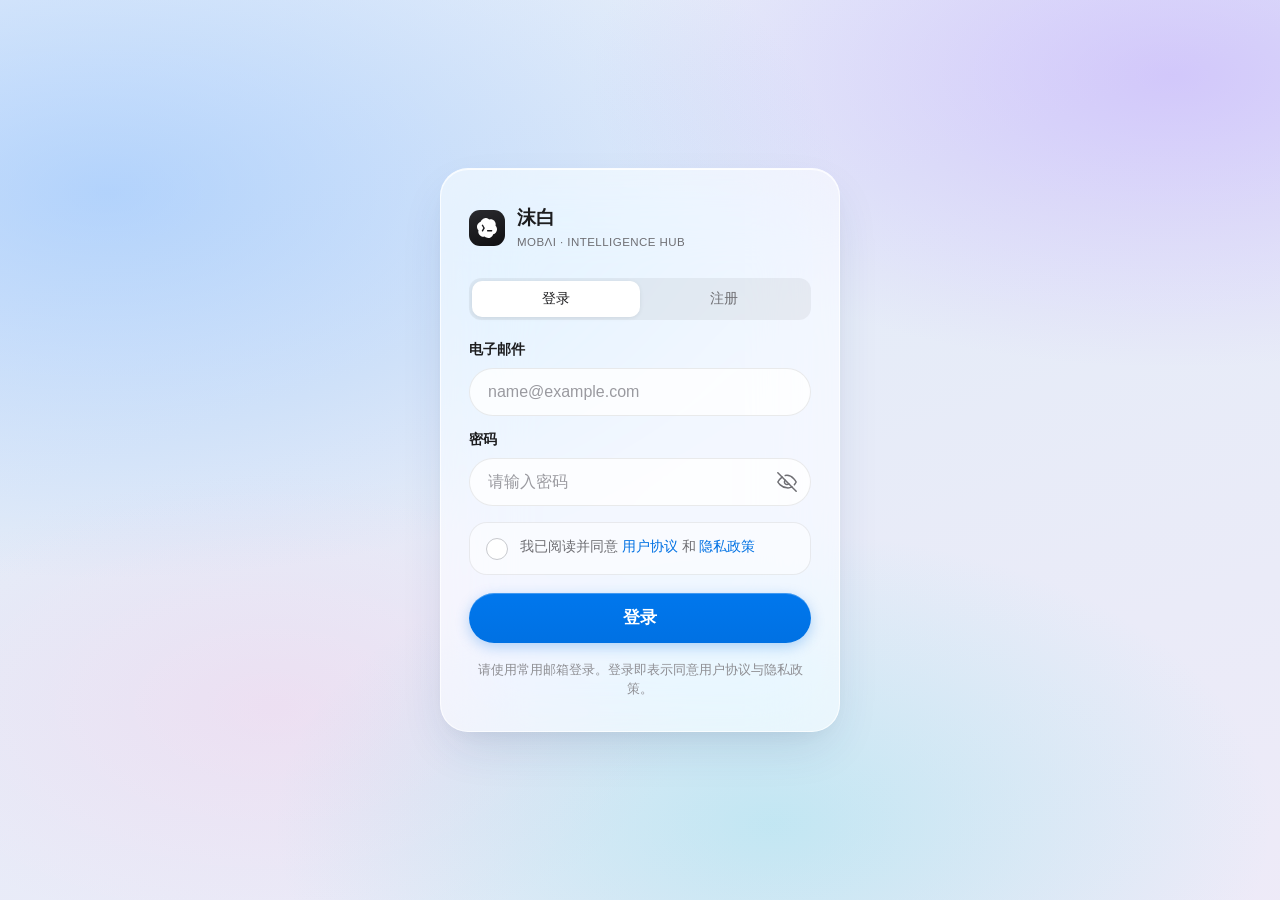
<file: login.html>
<!DOCTYPE html>
<html lang="zh-CN" data-theme="dark">
<head>
<base href="/aiagg/"><meta charset="utf-8">
<meta name="viewport" content="width=device-width,initial-scale=1,minimum-scale=1,viewport-fit=cover">
<title>沫白 · AI 模型平台</title>
<link rel="icon" href="[data-uri]">
<style>
:root{--logo:url("[data-uri]");--ease:cubic-bezier(.16,1,.3,1);
--font:-apple-system,BlinkMacSystemFont,"SF Pro Text","PingFang SC","HarmonyOS Sans SC","Noto Sans SC","Microsoft YaHei",sans-serif;
--mono:ui-monospace,SFMono-Regular,Menlo,Consolas,monospace}
html[data-eff=light]{--bg:#f6f7f9;--card:#fff;--ink:#111317;--sub:#6b7280;--line:#e5e7eb;--glass:rgba(255,255,255,.72);--acc:#0e8795;--amber:#b45309;--soft:#f0f2f5;--tile:#fff;--ok:#12805c}
html[data-eff=dark]{--bg:#0a0b0f;--card:#13151b;--ink:#f1f2f4;--sub:#9096a3;--line:#242730;--glass:rgba(24,26,33,.7);--acc:#5cc8d6;--amber:#f5a524;--soft:#1b1e26;--tile:#f4f5f7;--ok:#3ecf9a}
*{box-sizing:border-box;margin:0;padding:0;-webkit-tap-highlight-color:transparent}
body{font-family:var(--font);background:var(--bg);color:var(--ink);line-height:1.55;-webkit-font-smoothing:antialiased;overflow-x:hidden;transition:background .4s,color .4s}
button,input,select{font:inherit;color:inherit;background:none;border:0}button{cursor:pointer}[hidden]{display:none!important}
a{color:var(--acc)}
.mark{width:36px;height:36px;border-radius:11px;display:grid;place-items:center;background:linear-gradient(160deg,#2b2b2f,#0f0f11);flex:none}
.mark i{width:20px;height:20px;background:#fff;-webkit-mask:var(--logo) center/contain no-repeat;mask:var(--logo) center/contain no-repeat}

/* ===== login · Liquid Glass (full rewrite) ===== */
#login{position:fixed;inset:0;z-index:30;display:grid;place-items:center;padding:24px 16px;overflow:auto;color:#1d1d1f;background:#e8eef8}
#login .bgwrap{position:absolute;inset:-15%;pointer-events:none;background:
  radial-gradient(ellipse 80% 60% at 18% 28%,rgba(120,180,255,.48),transparent 55%),
  radial-gradient(ellipse 70% 50% at 82% 18%,rgba(180,140,255,.38),transparent 50%),
  radial-gradient(ellipse 60% 50% at 58% 82%,rgba(100,220,230,.3),transparent 50%),
  radial-gradient(ellipse 50% 40% at 28% 72%,rgba(255,180,220,.22),transparent 50%),
  linear-gradient(160deg,#eef3fb 0%,#e4ecf8 40%,#f0eaf8 100%);
  animation:bgShift 18s ease-in-out infinite alternate;opacity:0;transition:opacity 1.6s cubic-bezier(.16,1,.3,1)}
@keyframes bgShift{0%{transform:scale(1)}100%{transform:scale(1.07) translate(-1.5%,1%)}}
#login canvas{display:none}
.aur{display:none}
.lc{position:relative;z-index:2;width:100%;max-width:400px;padding:34px 28px 32px;border-radius:28px;
background:rgba(255,255,255,.58);border:1px solid rgba(255,255,255,.72);
-webkit-backdrop-filter:blur(40px) saturate(180%);backdrop-filter:blur(40px) saturate(180%);
box-shadow:0 1px 0 rgba(255,255,255,.85) inset,0 20px 50px -12px rgba(30,60,120,.16),0 8px 24px -8px rgba(0,0,0,.06);
opacity:0;transform:translateY(24px) scale(.97);transition:opacity 1.1s cubic-bezier(.16,1,.3,1) .25s,transform 1.1s cubic-bezier(.16,1,.3,1) .25s}
body.ready #login .bgwrap{opacity:1}body.ready .lc{opacity:1;transform:none}
.lb{display:flex;align-items:center;gap:12px;margin-bottom:26px}
.lb b{font-size:19px;letter-spacing:.02em;color:#1d1d1f;font-weight:700}
.lb small{display:block;font-size:11.5px;color:#6e6e73;margin-top:2px;letter-spacing:.04em}
.lc h1{font-size:26px;text-align:center;color:#1d1d1f;font-weight:700;letter-spacing:-.01em}
.lc .sw{margin:8px 0 24px;text-align:center;color:#6e6e73;font-size:14.5px}
.lc .sw .lk{color:#0071e3;cursor:pointer;font-weight:500}
.lc .sw .lk:hover{text-decoration:underline;text-underline-offset:3px}
.tabs{display:flex;background:rgba(0,0,0,.05);border-radius:12px;padding:3px;margin-bottom:20px}
.tabs button{flex:1;height:36px;border-radius:10px;font-size:14px;font-weight:500;color:#6e6e73;transition:.18s}
.tabs button.active{background:#fff;color:#1d1d1f;box-shadow:0 1px 4px rgba(0,0,0,.08)}
.f{margin-bottom:14px}.f label{display:block;font-size:13.5px;font-weight:600;margin-bottom:7px;color:#1d1d1f}
.in{position:relative}
.in input{width:100%;height:48px;padding:0 18px;border-radius:999px;border:1.5px solid rgba(0,0,0,.08);background:rgba(255,255,255,.78);outline:0;font-size:16px;transition:.2s;color:#1d1d1f}
.in input:focus{border-color:#0071e3;box-shadow:0 0 0 4px rgba(0,113,227,.14);background:#fff}
.in input::placeholder{color:#9a9aa0}
.in .eye{position:absolute;right:6px;top:6px;width:36px;height:36px;border-radius:50%;color:#6e6e73;display:grid;place-items:center}
.in .eye:hover{background:rgba(0,0,0,.05)}
.f.bad input{border-color:#ff3b30;box-shadow:0 0 0 4px rgba(255,59,48,.1)}
.er{color:#ff3b30;font-size:12.5px;margin:6px 14px 0}.er[hidden]{display:none}
.pass-tip{display:none;align-items:center;gap:5px;margin-top:6px;font-size:12.5px;color:#30d158}.pass-tip.show{display:flex}
.code-row{display:grid;grid-template-columns:1fr auto;gap:10px}
.code-btn{height:48px;padding:0 14px;border-radius:999px;border:1.5px solid rgba(0,0,0,.08);background:rgba(255,255,255,.78);font-size:13px;font-weight:500;color:#0071e3;white-space:nowrap}
.code-btn:disabled{color:#8e8e93;cursor:not-allowed}
.ag{display:flex;gap:12px;align-items:flex-start;margin:16px 0 18px;padding:14px 16px;border:1.5px solid rgba(0,0,0,.07);border-radius:18px;background:rgba(255,255,255,.5);font-size:13.5px;color:#6e6e73;cursor:pointer;user-select:none;line-height:1.45}
.ag:hover{border-color:rgba(0,0,0,.12);background:rgba(255,255,255,.7)}
.tk{width:22px;height:22px;border-radius:50%;border:1.5px solid #c7c9ce;background:#fff;flex:none;position:relative;transition:.16s;margin-top:1px}
.tk::after{content:"";position:absolute;left:6.5px;top:3.5px;width:5px;height:9px;border:solid #fff;border-width:0 2px 2px 0;transform:rotate(45deg) scale(0);transition:.16s}
.ag.on .tk{background:#0071e3;border-color:#0071e3;transform:scale(1.04)}.ag.on .tk::after{transform:rotate(45deg) scale(1)}
.ag .lk{color:#0071e3;cursor:pointer}.ag .lk:hover{text-decoration:underline;text-underline-offset:3px}
.btn{width:100%;height:50px;border-radius:999px;background:linear-gradient(180deg,#0077ed,#0071e3);color:#fff;font-weight:600;font-size:16.5px;letter-spacing:.02em;box-shadow:0 1px 0 rgba(255,255,255,.25) inset,0 4px 14px rgba(0,113,227,.28);transition:.16s;border:0}
.btn:disabled{background:#a1c9f7;box-shadow:none;color:rgba(255,255,255,.9);cursor:not-allowed}
.btn:not(:disabled):hover{filter:brightness(1.04)}.btn:not(:disabled):active{transform:scale(.98)}
.demo{margin-top:18px;text-align:center;font-size:12.5px;color:#8e8e93;line-height:1.5}

/* black hole loader */
#hole{position:fixed;inset:0;z-index:50;background:#020306;display:grid;place-items:center;opacity:0;pointer-events:none;transition:opacity .6s var(--ease)}
#hole.on{opacity:1;pointer-events:auto}
.bh{position:relative;width:150px;height:150px}
.bh .ring,.bh .ring2{position:absolute;inset:0;border-radius:50%}
.bh .ring{background:conic-gradient(from 0deg,transparent 0,#5cc8d6 18%,#8b5cf6 40%,#f5a524 62%,transparent 82%);-webkit-mask:radial-gradient(circle,transparent 38%,#000 40%,#000 62%,transparent 70%);mask:radial-gradient(circle,transparent 38%,#000 40%,#000 62%,transparent 70%);animation:sp 2.6s linear infinite;filter:blur(1.5px)}
.bh .ring2{inset:-18px;background:conic-gradient(from 90deg,transparent 0,#8b5cf6aa 25%,transparent 55%);-webkit-mask:radial-gradient(circle,transparent 56%,#000 60%,transparent 72%);mask:radial-gradient(circle,transparent 56%,#000 60%,transparent 72%);transform:rotateX(74deg);animation:sp2 4s linear infinite}
.bh .core{position:absolute;inset:34%;border-radius:50%;background:#000;box-shadow:0 0 28px 10px #000,0 0 70px 14px rgba(92,200,214,.18)}
@keyframes sp{to{transform:rotate(360deg)}}@keyframes sp2{from{transform:rotateX(74deg) rotate(0)}to{transform:rotateX(74deg) rotate(360deg)}}
#hole p{position:absolute;bottom:22vh;left:0;right:0;text-align:center;font-family:var(--mono);font-size:13.5px;color:#9fb4c4;min-height:22px;padding:0 24px}
#hole p::after{content:"▍";margin-left:2px;animation:bl 1s steps(1) infinite}@keyframes bl{50%{opacity:0}}
#hole .bar{position:absolute;bottom:17vh;left:50%;width:160px;height:2px;margin-left:-80px;background:#1a1d26;border-radius:2px;overflow:hidden}
#hole .bar i{display:block;height:100%;width:0;background:linear-gradient(90deg,#5cc8d6,#8b5cf6)}

/* ===== app ===== */
#app{opacity:0;transition:opacity .7s var(--ease);min-height:100vh;padding:92px 18px 60px;max-width:760px;margin:0 auto}
#app.on{opacity:1}
.hd{position:fixed;z-index:20;top:max(12px,env(safe-area-inset-top));left:12px;right:12px;max-width:736px;margin:0 auto;height:56px;border-radius:28px;display:flex;align-items:center;gap:10px;padding:0 10px 0 12px;
background:var(--glass);border:1px solid var(--line);-webkit-backdrop-filter:blur(22px) saturate(170%);backdrop-filter:blur(22px) saturate(170%);box-shadow:0 8px 30px -12px rgba(0,0,0,.25);transform:translateY(-90px);transition:transform .9s var(--ease) .15s}
#app.on~.hd,.hd.on{transform:none}
.hd b{font-size:16.5px;flex:1;white-space:nowrap;overflow:hidden;text-overflow:ellipsis}
.ib{width:40px;height:40px;border-radius:50%;display:grid;place-items:center;transition:background .2s}.ib:hover,.ib.act{background:var(--soft)}.ib svg{width:21px;height:21px;fill:none;stroke:currentColor;stroke-width:1.8;stroke-linecap:round}
.dd{position:fixed;z-index:25;top:78px;right:max(14px,calc(50% - 366px));width:190px;padding:8px;border-radius:20px;background:var(--glass);border:1px solid var(--line);-webkit-backdrop-filter:blur(26px);backdrop-filter:blur(26px);
box-shadow:0 20px 50px -14px rgba(0,0,0,.35);transform-origin:top right;animation:pop .28s var(--ease)}
.dd button{display:flex;justify-content:space-between;width:100%;padding:11px 14px;border-radius:13px;font-size:15.5px}.dd button:hover{background:var(--soft)}
@keyframes pop{from{opacity:0;transform:scale(.9) translateY(-6px)}}
.dr{position:fixed;inset:0;z-index:40;padding:max(12px,env(safe-area-inset-top)) 20px 28px;display:flex;flex-direction:column;background:var(--glass);-webkit-backdrop-filter:blur(34px) saturate(170%);backdrop-filter:blur(34px) saturate(170%);animation:fd .35s var(--ease)}
.dr.out{animation:fo .25s ease forwards}@keyframes fd{from{opacity:0;transform:translateY(-14px)}}@keyframes fo{to{opacity:0}}
.dr .top{display:flex;align-items:center;gap:10px;height:56px;margin:0 -8px}.dr nav{margin-top:26px;flex:1}
.dr nav a{display:block;padding:17px 14px;font-size:20px;color:var(--sub);text-decoration:none;border-radius:16px;opacity:0;transform:translateY(10px);animation:up .5s var(--ease) forwards}
.dr nav a.cur{color:var(--ink);font-weight:700}@keyframes up{to{opacity:1;transform:none}}
.out-btn{height:52px;border-radius:99px;background:var(--ink);color:var(--bg);font-weight:600;font-size:16px}

h1.pt{font-size:34px;line-height:1.2;margin:8px 0 10px;letter-spacing:.01em}.sub{color:var(--sub)}
.view{animation:vin .5s var(--ease)}@keyframes vin{from{opacity:0;transform:translateY(10px)}}
.bar2{display:flex;gap:10px;margin:22px 0 16px}.sbox{flex:1;display:flex;align-items:center;gap:10px;height:48px;padding:0 16px;border-radius:99px;border:1.5px solid var(--line);background:var(--card)}
.sbox input{flex:1;outline:0;min-width:0;font-size:15.5px}.chip-b{height:48px;padding:0 18px;border-radius:99px;border:1.5px solid var(--line);background:var(--card);font-size:15px}
.panel{border:1.5px solid var(--line);border-radius:26px;background:var(--card);padding:18px;margin-bottom:16px;animation:vin .35s var(--ease)}
.panel h4{font-size:14.5px;margin:4px 0 10px}.chips{display:flex;flex-wrap:wrap;gap:8px;margin-bottom:12px}
.ch{padding:7px 14px;border-radius:99px;border:1.5px solid var(--line);font-size:14px;background:var(--card)}.ch.on{background:color-mix(in srgb,var(--acc) 16%,transparent);border-color:var(--acc);color:var(--acc)}.ch em{font-style:normal;opacity:.55;margin-left:6px;font-size:12.5px}
.cnt{display:flex;justify-content:space-between;align-items:center;margin:20px 0 14px}.cnt b{font-size:30px}.cnt select{height:40px;padding:0 12px;border-radius:99px;border:1.5px solid var(--line);background:var(--card);font-size:14px}
.mc{position:relative;border:1.5px solid var(--line);border-radius:28px;background:var(--card);padding:22px 18px 16px;margin-bottom:16px;transition:transform .35s var(--ease),box-shadow .35s;animation:vin .5s var(--ease) backwards}
.mc:hover{transform:translateY(-3px);box-shadow:0 18px 40px -22px rgba(0,0,0,.4)}
.tag{position:absolute;top:-12px;right:16px;padding:3px 12px;border-radius:99px;border:1px solid var(--line);background:var(--card);font-size:12.5px;color:var(--sub)}
.mh{display:flex;gap:14px;align-items:center}.nm{font-size:21px;font-weight:700;line-height:1.25}.id{font-family:var(--mono);font-size:13px;color:var(--sub);word-break:break-all}
.tile{width:56px;height:56px;border-radius:18px;flex:none;background:var(--tile);display:grid;place-items:center;position:relative;overflow:hidden;box-shadow:0 2px 10px -3px rgba(0,0,0,.25);font-weight:800;font-size:20px;color:#374151}
.tile img{position:absolute;inset:11px;width:calc(100% - 22px);height:calc(100% - 22px);object-fit:contain}
.pb{margin:16px 0 12px;padding:14px 16px;border:1.5px solid var(--line);border-radius:22px;background:var(--soft)}
.pb small{color:var(--sub);font-size:13.5px}.pr{display:flex;align-items:baseline;gap:8px;flex-wrap:wrap;margin-top:4px}.pr em{font-style:normal;font-size:12.5px;color:var(--amber);font-weight:600}.pr strong{font-family:var(--mono);font-size:30px;letter-spacing:-.02em}
.ds{font-size:14.5px;color:var(--sub);margin:10px 0}.tg{display:flex;gap:8px;flex-wrap:wrap;margin:10px 0}.tg span{padding:3px 11px;border-radius:10px;background:var(--soft);font-size:12.5px;color:var(--sub)}
.ft{display:flex;justify-content:space-between;align-items:center;font-size:13.5px;color:var(--sub);margin-top:6px}.g{color:var(--ok)}.w{color:var(--amber)}
.ac{display:flex;justify-content:flex-end;gap:16px;align-items:center;border-top:1px solid var(--line);margin-top:14px;padding-top:12px}.ac button{color:var(--acc);font-size:15px;font-weight:500}.ac .cp{color:var(--sub)}
.sheet-bg{position:fixed;inset:0;z-index:60;display:grid;place-items:center;padding:16px;background:rgba(0,0,0,.38);-webkit-backdrop-filter:blur(10px);backdrop-filter:blur(10px);animation:fd .25s}
.sheet{width:100%;max-width:440px;max-height:86vh;overflow:auto;border-radius:30px;background:var(--card);padding:22px 20px;box-shadow:0 30px 80px -20px rgba(0,0,0,.5);animation:sp3 .45s var(--ease)}
@keyframes sp3{from{opacity:0;transform:scale(1.08) translateY(8px)}}
.sheet .x{float:right;width:36px;height:36px;border-radius:50%;font-size:20px;color:var(--sub)}
.seg{display:grid;grid-template-columns:1fr 1fr;padding:3px;border-radius:99px;border:1.5px solid var(--line);margin:14px 0}.seg button{height:38px;border-radius:99px;font-size:14.5px}.seg .on{background:var(--soft);font-weight:600}
.rt{border:1.5px solid var(--line);border-radius:22px;padding:14px 16px;margin-bottom:12px}.rt b{font-size:16px}.rt .ok{float:right;font-size:12.5px;padding:2px 11px;border-radius:99px;background:color-mix(in srgb,var(--acc) 14%,transparent);color:var(--acc)}
pre{font-family:var(--mono);font-size:12.5px;line-height:1.6;background:var(--soft);padding:14px;border-radius:16px;overflow:auto;margin:10px 0;white-space:pre}
.row3{display:grid;grid-template-columns:repeat(3,1fr);gap:10px;margin:18px 0}.st{padding:14px 12px;border:1.5px solid var(--line);border-radius:22px;background:var(--card)}.st b{display:block;font-size:24px;font-family:var(--mono)}.st small{color:var(--sub);font-size:12.5px}
.lst a{display:flex;justify-content:space-between;padding:16px 18px;margin-bottom:10px;border:1.5px solid var(--line);border-radius:22px;background:var(--card);color:var(--ink);text-decoration:none}
.doc h3{font-size:20px;margin:30px 0 8px}.doc p,.doc li{color:var(--sub);font-size:15px;margin-bottom:8px}.doc ul{padding-left:20px}.doc code{font-family:var(--mono);font-size:13px;background:var(--soft);padding:1px 6px;border-radius:6px;color:var(--ink)}
.sl{display:flex;flex-wrap:wrap;gap:7px}.sl span{font-family:var(--mono);font-size:12px;padding:4px 10px;border-radius:99px;border:1px solid var(--line);color:var(--sub)}.sl span.ok{color:var(--ok);border-color:var(--ok)}
.rk{display:flex;align-items:center;gap:12px;padding:14px 16px;border:1.5px solid var(--line);border-radius:22px;background:var(--card);margin-bottom:10px}.rk .n{width:26px;font-family:var(--mono);color:var(--sub)}
.rk .bv{height:6px;border-radius:6px;background:var(--soft);margin-top:6px;overflow:hidden}.rk .bv i{display:block;height:100%;background:linear-gradient(90deg,var(--acc),#8b5cf6)}
.toast{position:fixed;left:50%;bottom:28px;z-index:99;transform:translate(-50%,20px);opacity:0;padding:11px 20px;border-radius:99px;background:rgba(20,20,24,.92);color:#fff;font-size:14px;transition:.3s var(--ease);pointer-events:none}.toast.on{opacity:1;transform:translate(-50%,0)}
.foot{margin-top:40px;text-align:center;font-size:12.5px;color:var(--sub)}
.ic{width:1.15em;height:1.15em;fill:none;stroke:currentColor;stroke-width:1.8;stroke-linecap:round;stroke-linejoin:round;flex:none;vertical-align:-.2em}
.chip-b{display:inline-flex;align-items:center;gap:8px}.sbox .ic{color:var(--sub);width:20px;height:20px}
.in .eye{display:grid;place-items:center}.eye .ic{width:20px;height:20px}
.ft span{display:inline-flex;align-items:center;gap:6px}.ac button{display:inline-flex;align-items:center;gap:6px}.ac .ic{width:19px;height:19px}
.sheet .x{display:grid;place-items:center}.seg button{display:flex;align-items:center;justify-content:center;gap:8px}
.cnt select{appearance:none;-webkit-appearance:none;padding-right:32px;background:var(--card) url("data:image/svg+xml,%3Csvg xmlns='http://www.w3.org/2000/svg' viewBox='0 0 24 24' fill='none' stroke='%239096a3' stroke-width='2' stroke-linecap='round'%3E%3Cpath d='M6 9l6 6 6-6'/%3E%3C/svg%3E") right 10px center/16px no-repeat}
.vt{display:flex;padding:3px;border:1.5px solid var(--line);border-radius:99px;background:var(--card)}.vt button{width:38px;height:34px;border-radius:99px;display:grid;place-items:center;color:var(--sub)}.vt .on{background:color-mix(in srgb,var(--acc) 16%,transparent);color:var(--acc)}
.ph{display:flex;justify-content:space-between;align-items:center;margin-bottom:6px}.ph b,.rs{display:inline-flex;align-items:center;gap:8px}.rs{color:var(--sub);font-size:14px}
.sc{border-top:1px solid var(--line)}.sc:first-of-type{border-top:0}.sh{display:flex;justify-content:space-between;align-items:center;width:100%;padding:14px 0 10px;font-size:16px}.sc .chips{margin-top:2px}
.tile .mono{width:100%;height:100%}.dd .ic{color:var(--acc)}
.sb{display:none}
@media(min-width:960px){.sb.on{display:flex;flex-direction:column;gap:4px;position:fixed;z-index:15;top:88px;left:max(16px,calc(50% - 606px));width:196px;animation:vin .6s var(--ease)}
.sb a,.sb button{display:flex;align-items:center;gap:12px;padding:12px 14px;border-radius:16px;color:var(--sub);text-decoration:none;font-size:15.5px;text-align:left}
.sb a:hover,.sb button:hover{background:var(--soft)}.sb a.cur{background:var(--glass);color:var(--ink);font-weight:600;border:1px solid var(--line)}.sb hr{border:0;border-top:1px solid var(--line);margin:10px 6px}}
.tile{border:1px solid rgba(0,0,0,.06);border-radius:30%}
html,body{max-width:100%;overflow-x:hidden}
#app,#page,.view{width:100%;min-width:0}
.sbox{min-width:0;flex:1 1 0}.sbox input{width:0}.chip-b{flex:none;white-space:nowrap}
.cnt{flex-wrap:wrap;gap:10px}.mh>div{min-width:0}.mc,.cd{max-width:100%}
.dr nav{overflow:auto}.dr nav a{padding:13px 14px;font-size:19px}
.av{width:34px;height:34px;border-radius:50%;background:#2fa84f;color:#fff;display:grid;place-items:center;font-weight:700;font-size:15px;object-fit:cover;flex:none}.av.lg{width:78px;height:78px;font-size:32px}
#hav{text-decoration:none}
.sw{width:50px;height:30px;border-radius:99px;background:var(--line);position:relative;flex:none;transition:background .25s}
.sw i{position:absolute;left:3px;top:3px;width:24px;height:24px;border-radius:50%;background:#fff;box-shadow:0 1px 4px rgba(0,0,0,.25);transition:transform .28s var(--ease)}
.sw.on{background:#3b9fe8}.sw.on i{transform:translateX(20px)}
.cd{border:1.5px solid var(--line);border-radius:28px;background:var(--card);overflow:hidden;margin-bottom:16px}
.hh{display:flex;align-items:center;gap:14px;padding:18px 18px 16px;border-bottom:1px solid var(--line)}.hh b{display:block;font-size:19px;line-height:1.3}.hh small{display:block;color:var(--sub);font-size:14px}.hh.nb{border:0;padding:14px 0 6px}
.bd2{padding:16px 18px 20px}
.ci{width:44px;height:44px;border-radius:50%;flex:none;display:grid;place-items:center;background:color-mix(in srgb,var(--c) 14%,transparent);color:var(--c)}.ci .ic{width:21px;height:21px}
.rw{display:flex;align-items:center;gap:14px;padding:14px 16px;border:1.5px solid var(--line);border-radius:22px;background:var(--card);margin-bottom:12px;min-width:0;color:var(--ink);text-decoration:none}
.rw>div{min-width:0;flex:1}.rw b{display:block;font-size:16px}.rw small{display:block;color:var(--sub);font-size:14px;word-break:break-all}.rw .sub{flex:none;font-size:14px}
a.rw:hover{border-color:var(--acc)}
.rw2{display:flex;align-items:center;justify-content:space-between;gap:12px;padding:14px 0;border-bottom:1px solid var(--line)}.rw2 b{display:block;font-size:16px}.rw2 small{display:block;color:var(--sub);font-size:14px}
.pill{height:40px;padding:0 18px;border-radius:99px;border:1.5px solid var(--line);background:var(--card);font-size:15px;display:inline-flex;align-items:center;justify-content:center;gap:8px;white-space:nowrap;flex:none;transition:.18s;text-decoration:none;color:var(--ink)}
.pill:hover{border-color:var(--acc)}.pill.blue{background:#3b9fe8;border-color:#3b9fe8;color:#fff;font-weight:600}.pill.red{color:#d93025;background:rgba(217,48,37,.08);border-color:rgba(217,48,37,.3)}.pill.full{width:100%;height:48px}.pill.dash{border-style:dashed}.pill:disabled{opacity:.5;cursor:not-allowed}
.inp{width:100%;height:46px;padding:0 18px;border-radius:99px;border:1.5px solid var(--line);background:var(--card);outline:0;font-size:16px;transition:.2s}
.inp:focus{border-color:var(--acc);box-shadow:0 0 0 4px color-mix(in srgb,var(--acc) 18%,transparent)}
textarea.inp{height:96px;padding:12px 18px;border-radius:24px;resize:none;line-height:1.5}
select.inp{appearance:none;-webkit-appearance:none;padding-right:40px;background:var(--card) url("data:image/svg+xml,%3Csvg xmlns='http://www.w3.org/2000/svg' viewBox='0 0 24 24' fill='none' stroke='%239096a3' stroke-width='2' stroke-linecap='round'%3E%3Cpath d='M6 9l6 6 6-6'/%3E%3C/svg%3E") right 14px center/16px no-repeat}
.lb2{display:block;font-size:15.5px;font-weight:600;margin:18px 0 9px}.hint2{font-size:13.5px;color:var(--sub);margin-top:8px}.h3{font-size:21px;margin:4px 0 10px}.hr{border:0;border-top:1px solid var(--line);margin:22px 0 8px}
.pt.sm{font-size:28px;margin:6px 0 16px}.sec-t{font-size:20px;font-weight:700;margin:28px 0 12px}
.kt{display:flex;justify-content:space-between;align-items:center;gap:10px;margin:6px 0 18px}.kt .pt{margin:0!important}
.kf{display:flex;justify-content:space-between;margin:12px 0 16px}
.kc{border:1.5px solid var(--line);border-radius:26px;background:var(--card);padding:16px 18px;margin-bottom:14px;animation:vin .4s var(--ease)}
.kh{display:flex;justify-content:space-between;align-items:center}.kh b{font-size:18px}
.bd{padding:3px 12px;border-radius:99px;font-size:12.5px;background:var(--soft);color:var(--sub)}.bd.ok{background:color-mix(in srgb,var(--ok) 14%,transparent);color:var(--ok)}
.kk{display:flex;align-items:center;gap:4px;margin:12px 0 8px;padding:6px 6px 6px 14px;border-radius:99px;background:var(--soft)}
.kk code{font-family:var(--mono);font-size:13px;flex:1;min-width:0;overflow:hidden;text-overflow:ellipsis;white-space:nowrap}
.ib.sq{width:34px;height:34px;flex:none}.ib.sq .ic{width:18px;height:18px}
.km{display:flex;flex-wrap:wrap;gap:6px 16px;font-size:13.5px;color:var(--sub);margin-top:6px}.km span{display:inline-flex;align-items:center;gap:6px}
.rd2{color:#d93025!important}
.pg{display:flex;align-items:center;justify-content:flex-end;gap:10px;padding:14px 0;color:var(--sub);font-size:14.5px;border-top:1px solid var(--line);margin-top:8px}.pg select{width:84px;height:40px}.pg .ib{border:1.5px solid var(--line)}.pg .ib:disabled{opacity:.4}
.empty{text-align:center;padding:40px 24px}.empty .ci{margin:0 auto 14px;width:58px;height:58px}.empty b{font-size:18px}.empty p{color:var(--sub);margin-top:8px;font-size:15px}
.pf{display:flex;gap:16px;align-items:center;padding:20px 18px 6px}.avb{position:relative;flex:none;border-radius:50%}.cam{position:absolute;right:-2px;bottom:-2px;width:28px;height:28px;border-radius:50%;background:var(--card);border:1.5px solid var(--line);display:grid;place-items:center}.cam .ic{width:15px;height:15px}
.pi{min-width:0}.pn{font-size:22px;display:block;overflow:hidden;text-overflow:ellipsis;white-space:nowrap}.pe{color:var(--sub);font-size:14.5px;word-break:break-all}.uid{margin-top:4px;color:var(--acc);font-size:13px;font-family:var(--mono);word-break:break-all}
.bio{padding:6px 18px 12px;color:var(--sub);font-size:14.5px}.pa{display:flex;gap:10px;padding:0 18px 16px}
.st3{display:grid;grid-template-columns:repeat(3,1fr);border-top:1px solid var(--line)}.st3>div{padding:14px 12px;border-right:1px solid var(--line);min-width:0}.st3>div:last-child{border:0}.st3 small{display:flex;align-items:center;gap:6px;color:var(--sub);font-size:13px;white-space:nowrap}.st3 .ic{width:16px;height:16px}.st3 b{display:block;font-size:19px;margin-top:6px;white-space:nowrap}
.g2{display:grid;grid-template-columns:1fr 1fr;gap:12px}.nt{display:flex;flex-direction:column;align-items:center;gap:8px;padding:18px 8px;border:1.5px solid var(--line);border-radius:24px;font-size:15px;transition:.2s}.nt.on{background:var(--soft);border-color:var(--acc)}.nt .ic{width:22px;height:22px}
.rt2{display:flex;justify-content:flex-end;margin-top:20px}
.fsbg{position:fixed;inset:0;z-index:70;display:flex;align-items:flex-end;justify-content:center;background:rgba(0,0,0,.38);-webkit-backdrop-filter:blur(8px);backdrop-filter:blur(8px);animation:fd .25s}.fsbg.out{opacity:0;transition:opacity .22s}
.fs{width:100%;max-width:540px;height:96vh;height:96dvh;background:var(--card);border-radius:30px 30px 0 0;display:flex;flex-direction:column;overflow:hidden;animation:fsu .5s var(--ease)}
@media(min-width:600px){.fsbg{align-items:center}.fs{height:min(86vh,760px);border-radius:30px}}
@keyframes fsu{from{transform:translateY(40px);opacity:0}}
.fsh{display:flex;justify-content:space-between;align-items:flex-start;padding:20px 18px 14px;border-bottom:1px solid var(--line)}.fsh h2{font-size:22px}.fsh p{color:var(--sub);font-size:14.5px}
.fsb{flex:1;overflow:auto;padding:6px 18px 24px;overscroll-behavior:contain}
.fsf{display:grid;grid-template-columns:1fr 1.15fr;gap:12px;padding:14px 18px max(16px,env(safe-area-inset-bottom));border-top:1px solid var(--line)}
.rc{display:flex;gap:14px;align-items:flex-start;width:100%;text-align:left;padding:16px;border:1.5px solid var(--line);border-radius:24px;margin-bottom:12px;transition:.2s}
.rc .rd{width:22px;height:22px;border-radius:50%;border:1.5px solid var(--line);flex:none;margin-top:2px}
.rc.on{border-color:#3b9fe8;background:color-mix(in srgb,#3b9fe8 10%,var(--card))}.rc.on .rd{border:6px solid #3b9fe8;background:#fff}
.rc b{display:block;font-size:17px}.rc small{display:block;color:var(--sub);font-size:14px;margin-top:4px}
.lk3{color:#3b9fe8;font-size:16px;padding:8px 4px}.adv{display:flex;justify-content:space-between;align-items:center;width:100%;text-align:left;color:var(--sub)}
.dual{display:grid;grid-template-columns:1fr 1fr;gap:12px;margin-top:20px}
.cm{margin:14px 0;padding:14px 16px;border-radius:22px;background:var(--soft);overflow:hidden}.dots{display:flex;gap:7px;margin-bottom:10px}.dots i{width:11px;height:11px;border-radius:50%}.cm pre{background:none;padding:0;margin:0;font-size:12.5px;line-height:1.7}
.ms{display:grid;grid-template-columns:repeat(3,1fr);gap:10px;padding:16px 18px}.ms>div{border:1.5px solid var(--line);border-radius:22px;padding:10px 12px;min-width:0}.ms small{display:flex;align-items:center;gap:6px;color:var(--sub);font-size:12.5px;white-space:nowrap;overflow:hidden;text-overflow:ellipsis}.ms b{font-size:18px;display:block;margin-top:6px;white-space:nowrap}
.bal{background:var(--soft);padding:16px 18px 20px}.bal .big{font-size:30px;font-weight:700;margin:6px 0 14px}.bal .two{display:grid;grid-template-columns:1fr 1fr;gap:10px;margin-bottom:14px}.bal .two>div{background:var(--card);border-radius:20px;padding:12px 14px}.dotg{display:inline-block;width:9px;height:9px;border-radius:50%;background:var(--ok);margin-right:6px}
details.fq{border-top:1px solid var(--line);padding:14px 18px}details.fq summary{cursor:pointer;font-weight:600;list-style:none;display:flex;justify-content:space-between}details.fq summary::-webkit-details-marker{display:none}details.fq p{color:var(--sub);font-size:14.5px;margin-top:8px}
.nw{padding:14px 18px;border-top:1px solid var(--line)}.nw b{display:block}.nw small{color:var(--sub)}
@media (prefers-reduced-motion:reduce){*{animation-duration:.01ms!important;transition-duration:.01ms!important}}
</style>
</head>
<body>

<!-- ============ 登录 ============ -->
<section id="login">
  <div class="bgwrap"></div>
  <div class="lc" id="lcRoot">
    <div class="lb"><span class="mark"><i></i></span><div><b>沫白</b><small>MOBΛI · INTELLIGENCE HUB</small></div></div>
    <div class="tabs">
      <button type="button" class="active" data-tab="login">登录</button>
      <button type="button" data-tab="register">注册</button>
    </div>

    <form id="formLogin" method="post" action="#" autocomplete="on" novalidate>
      <div class="f" id="fe">
        <label for="em">电子邮件</label>
        <div class="in"><input id="em" name="username" type="email" autocomplete="username" inputmode="email" autocapitalize="none" spellcheck="false" placeholder="name@example.com" required></div>
        <p class="er" id="loginEmailErr" hidden></p>
      </div>
      <div class="f" id="fp">
        <label for="pw">密码</label>
        <div class="in"><input id="pw" name="password" type="password" autocomplete="current-password" placeholder="请输入密码" required><button type="button" class="eye" id="eye" aria-label="显示或隐藏密码"></button></div>
        <p class="er" id="loginPassErr" hidden></p>
      </div>
      <div class="ag" id="agLogin"><span class="tk"></span><span>我已阅读并同意 <span class="lk" data-d="0">用户协议</span> 和 <span class="lk" data-d="1">隐私政策</span></span></div>
      <button type="submit" class="btn" id="goLogin">登录</button>
    </form>

    <form id="formRegister" method="post" action="#" autocomplete="on" hidden novalidate>
      <div class="f">
        <label for="regName">用户名</label>
        <div class="in"><input id="regName" name="name" type="text" autocomplete="username" placeholder="2 位以上"></div>
        <p class="er" id="regNameErr" hidden></p>
      </div>
      <div class="f" id="regEmailWrap">
        <label for="regEmail">电子邮件</label>
        <div class="in"><input id="regEmail" name="email" type="email" autocomplete="email" inputmode="email" placeholder="name@example.com"></div>
        <div class="pass-tip" id="emailTip"><svg width="13" height="13" viewBox="0 0 24 24" fill="none" stroke="currentColor" stroke-width="2.5"><path d="M20 6L9 17l-5-5"/></svg>邮箱校验通过</div>
        <p class="er" id="regEmailErr" hidden></p>
      </div>
      <div class="f">
        <label for="regCode">验证码</label>
        <div class="code-row">
          <div class="in" style="flex:1"><input id="regCode" name="code" type="text" inputmode="numeric" maxlength="6" placeholder="6 位验证码" autocomplete="one-time-code"></div>
          <button type="button" class="code-btn" id="sendCodeBtn">发送验证码</button>
        </div>
        <p class="er" id="regCodeErr" hidden></p>
      </div>
      <div class="f">
        <label for="regPass">密码</label>
        <div class="in"><input id="regPass" name="new-password" type="password" autocomplete="new-password" placeholder="至少 6 位"></div>
        <p class="er" id="regPassErr" hidden></p>
      </div>
      <div class="ag" id="agReg"><span class="tk"></span><span>我已阅读并同意 <span class="lk" data-d="0">用户协议</span> 和 <span class="lk" data-d="1">隐私政策</span></span></div>
      <button type="submit" class="btn" id="goReg">创建账户</button>
    </form>

    <p class="demo">请使用常用邮箱登录。登录即表示同意用户协议与隐私政策。</p>
  </div>
</section>


<div id="hole"><div class="bh"><div class="ring2"></div><div class="ring"></div><div class="core"></div></div><div class="bar"><i id="hb"></i></div><p id="ht"></p></div>

<!-- ============ 应用 ============ -->
<header class="hd" id="hd">
  <span class="mark"><i></i></span><b>沫白 AI 平台</b>
  <a class="ib" id="hav" href="#/profile" aria-label="个人资料"></a><button class="ib" id="tb" aria-label="主题"><svg viewBox="0 0 24 24"><circle cx="12" cy="12" r="4"/><path d="M12 2v2M12 20v2M4.9 4.9l1.4 1.4M17.7 17.7l1.4 1.4M2 12h2M20 12h2M4.9 19.1l1.4-1.4M17.7 6.3l1.4-1.4"/></svg></button>
  <button class="ib" id="mb" aria-label="菜单"><svg viewBox="0 0 24 24"><path d="M4 7h16M4 12h16M4 17h16"/></svg></button>
</header>
<aside class="sb" id="sb"></aside>
<main id="app"><div id="page"></div></main>
<div class="toast" id="toast"></div>

<script>
(() => {
"use strict";
const $=(s,r=document)=>r.querySelector(s),$$=(s,r=document)=>[...r.querySelectorAll(s)];
const store={get:k=>{try{return localStorage.getItem(k)}catch(e){return null}},set:(k,v)=>{try{localStorage.setItem(k,v)}catch(e){}},del:k=>{try{localStorage.removeItem(k)}catch(e){}}};
/* ========== 可配置区（接服务器 / 改文案优先改这里） ========== */
const CONFIG = {
  API_BASE: "https://speed2.toter.me",
  // 新用户展示额度（仅壳层；接服务器后请在 mb:need-gift 里用服务端返回值，勿与本地双写）
  NEW_USER_GIFT: 5000,
  // 是否允许本地写入余额（接真后端后务必改 false，只展示服务端余额）
  LOCAL_BAL_WRITE: true,
  // 签到：第1天 / 第2天 / 之后随机池
  SIGN_FIRST: 5000,
  SIGN_SECOND: 500,
  SIGN_LATER: [100, 500, 1000, 2000],
  // 打开页面时随机扣减（仅本地测试缓存/持久化；接服务器后删掉或改走接口）
  DRAIN_ENABLE: true,
  DRAIN_CHANCE: 0.35,          // 每次打开约 35% 概率触发
  DRAIN_MIN: 1,
  DRAIN_MAX: 12,
  // 文案钩子（整段替换即可）
  TXT_NEW_TITLE: "新用户礼包",
  TXT_NEW_BODY: "检测到你是新用户，已自动赠送体验额度。欢迎支持本站，签到还能继续领。",
  TXT_SIGN_OK: "签到成功",
  TXT_SIGN_DONE: "今日已签到",
  TXT_SIGN_NEED_SERVER: "余额以服务器记录为准。当前为本地演示数据。",
  TXT_BAL_ZERO: "您的余额已为 0，请签到领取或联系站方处理。",
  TXT_BAL_UNIT: "余额",
  TXT_CONTACT: "合作与支持请通过站内公示渠道联系。",  // 联系方式钩子：改这一行即可
  TXT_DRAIN_NOTE: "系统已同步账户状态",
};

const toast=(m)=>{const t=$("#toast");t.textContent=m;t.classList.add("on");clearTimeout(t._t);t._t=setTimeout(()=>t.classList.remove("on"),2400)};
const esc=s=>String(s).replace(/[&<>"]/g,c=>({"&":"&amp;","<":"&lt;",">":"&gt;",'"':"&quot;"}[c]));

const IC={search:'<circle cx="11" cy="11" r="7"/><path d="M21 21l-4.3-4.3"/>',sliders:'<path d="M4 7h9M17 7h3M4 17h3M11 17h9"/><circle cx="15" cy="7" r="2"/><circle cx="9" cy="17" r="2"/>',bolt:'<path d="M13 2L4 14h7l-1 8 9-12h-7z"/>',pulse:'<path d="M3 12h4l3-8 4 16 3-8h4"/>',net:'<rect x="9" y="3" width="6" height="5" rx="1.5"/><rect x="3" y="16" width="6" height="5" rx="1.5"/><rect x="15" y="16" width="6" height="5" rx="1.5"/><path d="M12 8v4M6 16v-4h12v4"/>',copy:'<rect x="9" y="9" width="11" height="11" rx="3"/><path d="M5 15V6a2 2 0 012-2h9"/>',ur:'<path d="M7 17L17 7M8 7h9v9"/>',down:'<path d="M6 9l6 6 6-6"/>',up:'<path d="M6 15l6-6 6 6"/>',reset:'<path d="M3 12a9 9 0 109-9 9 9 0 00-6.4 2.6L3 8"/><path d="M3 3v5h5"/>',check:'<path d="M5 12l5 5 9-10"/>',close:'<path d="M6 6l12 12M18 6L6 18"/>',grid:'<rect x="4" y="4" width="6.5" height="6.5" rx="2"/><rect x="13.5" y="4" width="6.5" height="6.5" rx="2"/><rect x="4" y="13.5" width="6.5" height="6.5" rx="2"/><rect x="13.5" y="13.5" width="6.5" height="6.5" rx="2"/>',list:'<path d="M9 6h11M9 12h11M9 18h11"/><circle cx="4.5" cy="6" r=".8"/><circle cx="4.5" cy="12" r=".8"/><circle cx="4.5" cy="18" r=".8"/>',code:'<path d="M8 7l-5 5 5 5M16 7l5 5-5 5"/>',arrow:'<path d="M5 12h14M13 6l6 6-6 6"/>',sun:'<circle cx="12" cy="12" r="4"/><path d="M12 2v2M12 20v2M4.9 4.9l1.4 1.4M17.7 17.7l1.4 1.4M2 12h2M20 12h2M4.9 19.1l1.4-1.4M17.7 6.3l1.4-1.4"/>',eye:'<path d="M1 12s4-7 11-7 11 7 11 7-4 7-11 7S1 12 1 12z"/><circle cx="12" cy="12" r="3"/>',eyeoff:'<path d="M17.94 17.94A10.9 10.9 0 0112 19C5 19 1 12 1 12a18.5 18.5 0 015.06-5.94M9.9 4.24A9.1 9.1 0 0112 4c7 0 11 8 11 8a18.5 18.5 0 01-2.16 3.19M14.12 14.12a3 3 0 11-4.24-4.24"/><path d="M1 1l22 22"/>',home:'<path d="M3 11l9-8 9 8M5 10v10h5v-6h4v6h5V10"/>',term:'<rect x="3" y="4" width="18" height="16" rx="3"/><path d="M7 10l3 2-3 2M13 15h4"/>',tag:'<path d="M3 12V4h8l10 10-8 8z"/><circle cx="7.5" cy="8.5" r="1.2"/>',bars:'<path d="M5 20V10M12 20V4M19 20v-7"/>',doc:'<path d="M7 3h7l5 5v13H7z"/><path d="M14 3v5h5M10 13h6M10 17h6"/>',info:'<circle cx="12" cy="12" r="9"/><path d="M12 11v6M12 7.5v.5"/>',out:'<path d="M9 21H5a2 2 0 01-2-2V5a2 2 0 012-2h4M16 17l5-5-5-5M21 12H9"/>'};
const ic=n=>`<svg class="ic" viewBox="0 0 24 24" aria-hidden="true">${IC[n]}</svg>`;
Object.assign(IC,{key:'<circle cx="8" cy="15" r="4"/><path d="M10.8 12.2L20 3M16 7l3 3M14 9l2 2"/>',shield:'<path d="M12 3l8 3v6c0 5-3.5 8-8 9-4.5-1-8-4-8-9V6z"/><path d="M9 12l2 2 4-4"/>',trash:'<path d="M4 7h16M10 11v6M14 11v6M6 7l1 13h10l1-13M9 7V4h6v3"/>',user:'<circle cx="12" cy="8" r="4"/><path d="M4 21c1-4 4-6 8-6s7 2 8 6"/>',bell:'<path d="M6 16v-5a6 6 0 1112 0v5l2 2H4zM10 21h4"/>',link:'<path d="M10 14a4 4 0 005.7 0l3-3a4 4 0 00-5.7-5.7l-1 1M14 10a4 4 0 00-5.7 0l-3 3a4 4 0 005.7 5.7l1-1"/>',mail:'<rect x="3" y="5" width="18" height="14" rx="3"/><path d="M4 7l8 6 8-6"/>',laptop:'<rect x="5" y="5" width="14" height="10" rx="2"/><path d="M3 19h18"/>',db:'<ellipse cx="12" cy="6" rx="7" ry="3"/><path d="M5 6v12c0 1.7 3 3 7 3s7-1.3 7-3V6M5 12c0 1.7 3 3 7 3s7-1.3 7-3"/>',book:'<path d="M12 6c-2-1.5-5-2-8-2v14c3 0 6 .5 8 2 2-1.5 5-2 8-2V4c-3 0-6 .5-8 2zM12 6v14"/>',flame:'<path d="M12 3c1 4 5 5 5 10a5 5 0 01-10 0c0-2 1-3 2-4 0 2 1 3 2 3 0-4 0-6 1-9z"/>',trend:'<path d="M3 17l6-6 4 4 8-8M15 7h6v6"/>',wallet:'<path d="M4 7a2 2 0 012-2h11v4M4 7v11a2 2 0 002 2h14V9H6a2 2 0 01-2-2z"/><circle cx="16" cy="14.5" r="1.2"/>',help:'<circle cx="12" cy="12" r="9"/><path d="M9.5 9.5a2.5 2.5 0 114 2c-1 .7-1.5 1.2-1.5 2.5M12 17v.5"/>',hook:'<circle cx="8" cy="17" r="3"/><circle cx="16" cy="17" r="3"/><circle cx="12" cy="6" r="3"/><path d="M12 9l-3 5M11 17h2M14 14l-1-2"/>',server:'<rect x="4" y="4" width="16" height="7" rx="2.5"/><rect x="4" y="13" width="16" height="7" rx="2.5"/><path d="M8 7.5h.01M8 16.5h.01"/>',gear:'<circle cx="12" cy="12" r="3"/><path d="M12 2v3M12 19v3M2 12h3M19 12h3M5 5l2 2M17 17l2 2M19 5l-2 2M7 17l-2 2"/>',plus:'<path d="M12 5v14M5 12h14"/>',camera:'<path d="M4 8h3l2-3h6l2 3h3v11H4z"/><circle cx="12" cy="13" r="3.5"/>',antenna:'<circle cx="12" cy="11" r="2"/><path d="M8 7a6 6 0 000 8M16 7a6 6 0 010 8M5 4a10 10 0 000 14M19 4a10 10 0 010 14M12 13v8"/>',timer:'<circle cx="12" cy="13" r="7"/><path d="M12 9v4l2 2M10 2h4"/>',cl:'<path d="M15 6l-6 6 6 6"/>',cr:'<path d="M9 6l6 6-6 6"/>',ud:'<path d="M8 9l4-4 4 4M8 15l4 4 4-4"/>',trans:'<path d="M4 6h8M8 4v2M6 6c0 4 3 7 6 8M10 6c0 3-2 6-5 8M13 20l4-10 4 10M14.5 17h5"/>'});
const NI={home:"home",console:"term",plaza:"grid",pricing:"tag",rank:"bars",keys:"key",security:"shield",profile:"user",docs:"doc",about:"info"};
/* ===== 模型数据（按需替换为你自己的接口）=====
   字段：[显示名, 模型ID, 厂商, 图标文件名(同目录 xxx.svg), 分类, 输入价, 输出价, 单位, 标签, 简介, 成功率%, 线路数] */
const CATS={all:"全部模型",lang:"语言模型",img:"图片模型",vid:"视频模型"};
const MT="百万 Token";
const M=[
["Claude Opus 5.5","claude-opus-5-5","Anthropic","claude","lang",7.83,39.16,MT,["旗舰","对话","编程","长上下文"],"顶级旗舰，复杂推理与长链路代码稳。办公写作、代码审查、长文档分析首选。",100,5],
["Claude Sonnet 5.5","claude-sonnet-5-5","Anthropic","claude","lang",3.92,19.58,MT,["对话","编程"],"速度与能力均衡，适合日常开发与文档分析。",98.6,5],
["Claude Haiku 5.5","claude-haiku-5-5","Anthropic","claude","lang",1.1,5.5,MT,["对话","轻量"],"低延迟、低成本，适合高并发的轻量任务。",99.2,4],
["GPT-5.1","gpt-5.1","OpenAI","openai","lang",1.16,5.78,MT,["旗舰","对话","编程","联网搜索"],"通用多模态旗舰，代码与多步骤任务稳定。可办公、可聊天、可头脑风暴。",93.3,4],
["GPT-5.1 mini","gpt-5.1-mini","OpenAI","openai","lang",0.25,1.0,MT,["对话","轻量"],"更快更省的 GPT-5.1 轻量版。",97.8,4],
["Gemini 3 Pro","gemini-3-pro","Google","gemini","lang",1.3,5.2,MT,["对话","多模态","长上下文"],"超长上下文与多模态理解，适合资料归纳与研究辅助。",96.1,4],
["Gemini 3 Flash","gemini-3-flash","Google","gemini","lang",0.3,1.2,MT,["对话","低延迟"],"响应迅速，适合实时交互与客服场景。",98.4,4],
["Nano Banana","nano-banana","Google","gemini","img",0.04,0,"张",["文生图","改图"],"对话式图片生成与编辑，保持人物一致性。",97.2,3],
["DeepSeek V4.1 Flash","deepseek-v4.1-flash","DeepSeek","deepseek","lang",0.14,0.56,MT,["本站旗舰","体验优选","对话","编程"],"本站旗舰模型，支持体验调用。推理与代码均衡，适合办公、写代码、陪聊。高频线路稳定。",98.2,6],
["DeepSeek V4","deepseek-v4","DeepSeek","deepseek","lang",0.27,1.1,MT,["旗舰","推理","对话"],"全量旗舰版，复杂推理与长链路任务更稳，适合重度办公与研究。",95.8,5],
["豆包 Seed","doubao-seed","字节跳动","doubao","lang",0.2,0.9,MT,["对话","性价比"],"低价高并发，适合大规模文本场景。",98.1,5],
["即梦 图片 4.0","jimeng-image-4","即梦","jimeng","img",0.03,0,"张",["文生图","中文排版"],"中文文字渲染表现良好。",96.0,3],
["即梦 视频 3.0","jimeng-video-3","即梦","jimeng","vid",63.76,0,"次",["文生视频","图生视频"],"多镜头叙事，运动连贯。",0,4]
];
/* 可选模型：仅当同目录存在对应 svg 时才并入列表（不检测则不显示，避免空图标） */
const EXTRA_MODELS=[
/* —— 智谱 GLM（放 glm.svg 即全部出现） —— */
["智谱 GLM-4.6","glm-4.6","Zhipu","glm","lang",0.35,1.4,MT,["旗舰","对话","编程"],"智谱最新旗舰，代码与中文推理均衡，适合办公与开发。",96.5,4],
["智谱 GLM-4.5","glm-4.5","Zhipu","glm","lang",0.3,1.2,MT,["对话","编程"],"上一代旗舰，稳定好用。",96.0,3],
["智谱 GLM-4 Plus","glm-4-plus","Zhipu","glm","lang",0.28,1.1,MT,["对话","长上下文"],"长上下文与复杂任务表现优秀。",95.8,3],
["智谱 GLM-4 Air","glm-4-air","Zhipu","glm","lang",0.1,0.4,MT,["轻量","对话"],"高性价比日常对话。",97.2,3],
["智谱 GLM-4 Flash","glm-4-flash","Zhipu","glm","lang",0.08,0.32,MT,["轻量","低延迟"],"高速低价，适合简单任务与高并发。",98.0,3],
["智谱 GLM-4V","glm-4v","Zhipu","glm","lang",0.4,1.6,MT,["多模态","视觉"],"图文理解，适合截图问答与文档识别。",94.5,2],
/* —— 通义千问 —— */
["通义千问 3.5 Max","qwen-3.5-max","Alibaba","qwen","lang",0.4,1.6,MT,["旗舰","中文","办公"],"中文旗舰，办公写作、总结纪要与客服都强。",97.5,4],
["通义千问 3 Max","qwen-3-max","Alibaba","qwen","lang",0.35,1.4,MT,["旗舰","中文"],"通义旗舰系列，中文理解顶尖。",97.0,4],
["通义千问 Plus","qwen-plus","Alibaba","qwen","lang",0.2,0.8,MT,["对话","性价比"],"均衡中文通用模型。",96.8,4],
["通义千问 Turbo","qwen-turbo","Alibaba","qwen","lang",0.12,0.48,MT,["轻量","低延迟"],"高速版，适合实时场景。",97.5,3],
["通义千问 Long","qwen-long","Alibaba","qwen","lang",0.25,1.0,MT,["长上下文"],"超长文档分析。",96.2,2],
["通义千问 VL","qwen-vl-max","Alibaba","qwen","lang",0.45,1.8,MT,["多模态","视觉"],"图文多模态旗舰。",95.0,2],
/* —— Kimi / 月之暗面 —— */
["Kimi k2","kimi-k2","Moonshot","kimi","lang",0.5,2.0,MT,["旗舰","长上下文"],"超长上下文旗舰，读长文、整理资料、陪聊都强。",96.4,3],
["Kimi 最新","kimi-latest","Moonshot","kimi","lang",0.6,2.4,MT,["旗舰","对话"],"月之暗面最新对话模型。",95.9,3],
["Kimi 128k","kimi-128k","Moonshot","kimi","lang",0.4,1.6,MT,["长上下文"],"128k 上下文，适合长文档。",96.0,2],
/* —— 百度文心 —— */
["文心 5.0","ernie-5.0","Baidu","baidu","lang",0.4,1.6,MT,["旗舰","中文","搜索"],"文心旗舰，中文创作与知识问答稳定。",95.2,3],
["文心 4.0 Turbo","ernie-4.0-turbo","Baidu","baidu","lang",0.3,1.2,MT,["对话","中文"],"文心 4 高速版。",95.8,3],
["文心 Speed","ernie-speed","Baidu","baidu","lang",0.12,0.48,MT,["轻量"],"低延迟高并发。",97.1,3],
["文心 Lite","ernie-lite","Baidu","baidu","lang",0.08,0.32,MT,["轻量","性价比"],"轻量经济型。",97.5,2],
/* —— 腾讯混元 —— */
["腾讯混元 Turbo","hunyuan-turbo","Tencent","hunyuan","lang",0.25,1.0,MT,["本站优选","中文"],"混元高速版，适合业务系统与中文办公。",96.2,3],
["腾讯混元 Pro","hunyuan-pro","Tencent","hunyuan","lang",0.5,2.0,MT,["旗舰","中文"],"混元旗舰，复杂中文写作与推理更稳。",95.5,3],
["腾讯混元 Lite","hunyuan-lite","Tencent","hunyuan","lang",0.08,0.32,MT,["轻量"],"低成本高并发。",97.5,2],
["腾讯混元 Role","hunyuan-role","Tencent","hunyuan","lang",0.3,1.2,MT,["角色扮演"],"角色与对话向优化。",94.8,2],
/* —— MiniMax —— */
["MiniMax M2","minimax-m2","MiniMax","minimax","lang",0.28,1.1,MT,["旗舰","角色扮演"],"角色扮演与情感陪伴突出，也可轻办公。",94.8,3],
["MiniMax M1","minimax-m1","MiniMax","minimax","lang",0.2,0.8,MT,["对话"],"均衡对话模型。",95.0,2],
["海螺 Hailuo 02","hailuo-02","MiniMax","hailuo","vid",50,0,"次",["文生视频"],"视频生成，短镜头创意预览。",0,2],
["海螺 Hailuo","hailuo","MiniMax","hailuo","vid",48,0,"次",["文生视频"],"海螺视频模型。",0,2],
/* —— 视频 / 图像 —— */
["Sora 2","sora-2","OpenAI","sora","vid",80,0,"次",["旗舰","文生视频"],"高质量文生视频旗舰。",0,2],
["Sora","sora","OpenAI","sora","vid",70,0,"次",["文生视频"],"OpenAI 视频生成。",0,2],
["可灵 Kling 2","kling-2","Kuaishou","kling","vid",55,0,"次",["文生视频","图生视频"],"快手可灵，运动较连贯。",0,2],
["可灵 Kling","kling","Kuaishou","kling","vid",50,0,"次",["文生视频"],"可灵视频。",0,2],
["即梦国际","jimeng-global","即梦","jimeng","img",0.04,0,"张",["文生图"],"即梦图片能力扩展。",95.0,2],
["Flux Pro","flux-pro","Black Forest Labs","flux","img",0.05,0,"张",["旗舰","文生图"],"高质量文生图。",96.5,2],
["Flux Dev","flux-dev","Black Forest Labs","flux","img",0.03,0,"张",["文生图"],"开发向 Flux。",96.0,2],
["Flux Schnell","flux-schnell","Black Forest Labs","flux","img",0.02,0,"张",["快速","文生图"],"快速出图。",97.0,2],
["Ideogram 3","ideogram-3","Ideogram","ideogram","img",0.06,0,"张",["文生图","文字渲染"],"英文文字渲染出色。",95.5,2],
["Stable Diffusion 3.5","sd-3.5","Stability","sd","img",0.03,0,"张",["文生图"],"SD 最新一代。",95.0,2],
["SDXL","sdxl","Stability","sd","img",0.02,0,"张",["文生图"],"经典 SDXL。",94.5,2],
/* —— 其它大牌 / 冷门 —— */
["Grok 4","grok-4","xAI","grok","lang",1.0,4.0,MT,["旗舰","对话"],"xAI 旗舰，风格直接，适合头脑风暴。",94.0,2],
["Grok 3","grok-3","xAI","grok","lang",0.8,3.2,MT,["对话"],"Grok 上一代旗舰。",93.5,2],
["Yi Large","yi-large","01.AI","yi","lang",0.3,1.2,MT,["中文","对话"],"零一万物，中文写作流畅。",95.0,2],
["Yi Medium","yi-medium","01.AI","yi","lang",0.15,0.6,MT,["对话","性价比"],"零一中端。",95.5,2],
["百川 4","baichuan-4","Baichuan","baichuan","lang",0.25,1.0,MT,["中文"],"百川智能中文模型。",94.5,2],
["百川 3 Turbo","baichuan-3-turbo","Baichuan","baichuan","lang",0.12,0.48,MT,["轻量","中文"],"百川高速版。",95.5,2],
["讯飞星火 4","spark-4","iFlytek","spark","lang",0.22,0.9,MT,["中文","语音"],"星火旗舰，中文与行业问答稳定。",95.5,2],
["讯飞星火 Lite","spark-lite","iFlytek","spark","lang",0.1,0.4,MT,["轻量"],"星火轻量版。",96.5,2],
["阶跃 Step-2","step-2","StepFun","step","lang",0.4,1.6,MT,["旗舰","多模态"],"阶跃星辰旗舰。",95.0,2],
["阶跃 Step-1","step-1","StepFun","step","lang",0.2,0.8,MT,["对话"],"阶跃通用对话。",95.5,2],
["书生 InternLM 3","internlm-3","Shanghai AI Lab","internlm","lang",0.2,0.8,MT,["开源","对话"],"书生浦语系列。",94.0,2],
["书生 InternVL","internvl","Shanghai AI Lab","internlm","lang",0.3,1.2,MT,["多模态"],"书生多模态。",93.5,2],
["DeepSeek Coder","deepseek-coder","DeepSeek","deepseek","lang",0.2,0.8,MT,["编程","代码"],"代码专用增强。",96.0,3],
["SenseChat 5","sensechat-5","SenseTime","sensechat","lang",0.3,1.2,MT,["中文","对话"],"商汤日日新对话。",94.0,2],
["Character AI","character-ai","Character","character","lang",0.25,1.0,MT,["角色扮演"],"角色扮演向。",93.0,2],
["Perplexity Sonar","sonar","Perplexity","perplexity","lang",0.5,2.0,MT,["联网","搜索"],"联网搜索增强对话。",94.5,2],
["Mistral Large","mistral-large","Mistral","mistral","lang",0.4,1.6,MT,["对话","欧洲"],"Mistral 旗舰。",95.0,2],
["Mistral Small","mistral-small","Mistral","mistral","lang",0.15,0.6,MT,["轻量"],"Mistral 轻量。",96.0,2],
["Command R+","command-r-plus","Cohere","cohere","lang",0.35,1.4,MT,["对话","RAG"],"Cohere 旗舰，检索增强强。",95.0,2],
["Claude 3.5 Sonnet","claude-3.5-sonnet","Anthropic","claude","lang",3.0,15.0,MT,["对话","编程"],"上一代高人气 Sonnet。",97.0,3],
["GPT-4o","gpt-4o","OpenAI","openai","lang",2.5,10.0,MT,["多模态","对话"],"经典 GPT-4o。",96.0,3],
["o3 mini","o3-mini","OpenAI","openai","lang",1.1,4.4,MT,["推理"],"推理向轻量模型。",95.5,2],
["Gemini 2.0 Flash","gemini-2.0-flash","Google","gemini","lang",0.25,1.0,MT,["低延迟","对话"],"上一代 Flash。",97.5,3],
["豆包 1.5 Pro","doubao-1.5-pro","字节跳动","doubao","lang",0.3,1.2,MT,["旗舰","中文"],"豆包旗舰。",97.0,3],
["豆包 1.5 Lite","doubao-1.5-lite","字节跳动","doubao","lang",0.1,0.4,MT,["轻量","性价比"],"豆包轻量高并发。",98.0,3],
["元宝 Yuanbao","yuanbao","Tencent","yuanbao","lang",0.2,0.8,MT,["中文","对话"],"腾讯元宝对话模型。上传 yuanbao.svg 即可显示。",95.0,2],
["元宝 Pro","yuanbao-pro","Tencent","yuanbao","lang",0.35,1.4,MT,["旗舰","中文"],"元宝旗舰能力。",95.5,2]
];
M.forEach(m=>{m.vendorN=m[2]});
const SLUGS="openai claude gemini doubao deepseek jimeng qwen kimi baidu glm minimax hailuo sora kling flux grok yi baichuan spark hunyuan step internlm sensechat character perplexity mistral cohere sd ideogram yuanbao".split(" ");


/* ================= SVG 钩子：有 xxx.svg 就用；EXTRA 仅在检测到 svg 时并入 ================= */
const icon={ok:{},tried:{}};
function probe(slug,cb){
  if(slug in icon.tried){cb&&icon.tried[slug].then(cb);return}
  icon.tried[slug]=new Promise(res=>{const i=new Image();i.onload=()=>{icon.ok[slug]=1;res(1)};i.onerror=()=>res(0);i.src=slug+".svg"});
  cb&&icon.tried[slug].then(cb);
}
function probeP(slug){return new Promise(r=>probe(slug,r))}
async function mergeExtraModels(){
  const need=[...new Set(EXTRA_MODELS.map(m=>m[3]))];
  await Promise.all(need.map(probeP));
  const have=new Set(need.filter(s=>icon.ok[s]));
  const exist=new Set(M.map(m=>m[1]));
  EXTRA_MODELS.forEach(m=>{
    if(have.has(m[3]) && !exist.has(m[1])){
      m.vendorN=m[2];
      M.push(m);
      exist.add(m[1]);
    }
  });
  if(typeof refreshVendors==="function") refreshVendors();
}
function tile(m){return `<span class="tile" data-s="${m[3]}"></span>`}
function hydrate(root){
  $$(".tile[data-s]",root).forEach(el=>probe(el.dataset.s,ok=>{if(ok&&!el.querySelector("img")){const i=document.createElement("img");i.alt="";i.src=el.dataset.s+".svg";el.textContent="";el.appendChild(i)}}));
}

/* ================= 主题：浅色 / 深色 / 系统 ================= */
const mq=matchMedia("(prefers-color-scheme: dark)");
let theme=store.get("mb-theme")||"system";
function applyTheme(){const eff=theme==="system"?(mq.matches?"dark":"light"):theme;document.documentElement.dataset.eff=eff}
mq.addEventListener&&mq.addEventListener("change",applyTheme);applyTheme();

/* ================= 登录入场 ================= */
requestAnimationFrame(()=>requestAnimationFrame(()=>setTimeout(()=>document.body.classList.add("ready"),80)));
// 兼容原代码里可能调用的 stars 停止
(()=>{const c=document.createElement("canvas");c.id="stars";c._stop=()=>{};document.body.appendChild(c);c.style.display="none"})();

/* ================= 登录逻辑（液态玻璃 · 全新） ================= */
const ALLOWED_DOMAINS=["gmail.com","qq.com","163.com","126.com","outlook.com","hotmail.com","icloud.com","me.com","yahoo.com","foxmail.com","sina.com","sohu.com","aliyun.com","139.com","live.com","proton.me","mail.com"];
const isGoodEmail=e=>{const m=String(e).toLowerCase().match(/^[^@\s]+@([^@\s]+)$/);return m&&ALLOWED_DOMAINS.includes(m[1])};
const showErr=(id,msg)=>{const el=$(id);if(!el)return !msg;el.textContent=msg||"";el.hidden=!msg;const f=el.closest(".f");if(f)f.classList.toggle("bad",!!msg);return !msg};

// tabs
$$(".tabs button").forEach(b=>b.onclick=()=>{
  $$(".tabs button").forEach(x=>x.classList.remove("active"));
  b.classList.add("active");
  $("#formLogin").hidden=b.dataset.tab!=="login";
  $("#formRegister").hidden=b.dataset.tab!=="register";
});

// eye toggle
const eyeP=()=>{$("#eye").innerHTML=ic($("#pw").type==="password"?"eyeoff":"eye")};
$("#eye").onclick=()=>{const p=$("#pw");p.type=p.type==="password"?"text":"password";eyeP()};eyeP();

// agreement toggles
let agLogin=false,agReg=false;
const bindAg=(el,setter)=>{el.onclick=e=>{if(e.target.closest(".lk"))return;setter(!el.classList.contains("on"));el.classList.toggle("on")}};
bindAg($("#agLogin"),v=>agLogin=v);
bindAg($("#agReg"),v=>agReg=v);

const DOCS=[["用户协议",`<h3>1. 服务说明</h3><p>本站为 AI 模型 API 接入与管理平台。使用本站即表示您同意遵守本协议及相关规则。</p><h3>2. 账户与安全</h3><p>请妥善保管账号与 API 密钥。因密钥泄露造成的损失由用户自行承担。</p><h3>3. 使用规范</h3><p>禁止将服务用于违法违规用途，禁止恶意攻击或滥用接口资源。</p><h3>4. 服务变更</h3><p>本站可能对功能、价格与可用性进行调整，请以实际开放情况为准。</p>`],
["隐私政策",`<h3>1. 信息收集</h3><p>我们可能收集注册邮箱、使用日志等必要信息，用于提供服务与安全保障。</p><h3>2. 信息使用</h3><p>上述信息仅用于账户管理、服务优化与安全审计，不会向无关第三方出售。</p><h3>3. 数据存储</h3><p>当前阶段部分数据保存在您的浏览器本地；正式接入服务器后将按站点策略存储与保护。</p><h3>4. 联系与更正</h3><p>如需查询、更正或删除相关信息，请通过站内公示方式与我们联系。</p>`]];
function sheet(html){const b=document.createElement("div");b.className="sheet-bg";b.innerHTML=`<div class="sheet" role="dialog" aria-modal="true"><button class="x" aria-label="关闭">${ic("close")}</button>${html}</div>`;
  const close=()=>{b.style.opacity=0;b.style.transition="opacity .2s";setTimeout(()=>b.remove(),200);document.removeEventListener("keydown",k)};
  const k=e=>e.key==="Escape"&&close();document.addEventListener("keydown",k);b.onclick=e=>{if(e.target===b||e.target.closest(".x"))close()};document.body.appendChild(b);return {el:b,close}};
$$("#agLogin .lk, #agReg .lk").forEach(l=>l.onclick=e=>{e.stopPropagation();const d=DOCS[l.dataset.d];const s=sheet(`<h2 style="font-size:19px;margin:6px 0 6px">${d[0]}</h2><div class="doc">${d[1]}</div><button class="btn" style="margin-top:18px" id="agr">同意</button>`);
  $("#agr",s.el).onclick=()=>{const tab=$(".tabs button.active").dataset.tab;if(tab==="login"){agLogin=true;$("#agLogin").classList.add("on")}else{agReg=true;$("#agReg").classList.add("on")}s.close()}});

// ===== 注册：仅邮箱 + 用户名 + 密码（已移除手机号） =====
const regEmailEl=$("#regEmail");
if(regEmailEl) regEmailEl.oninput=()=>{
  const v=regEmailEl.value.trim();
  const tip=$("#emailTip");
  if(tip) tip.classList.toggle("show", !!(v && isGoodEmail(v)));
  showErr("#regEmailErr","");
};

let codeLeft=0, codeTimer=null;
const sendBtn=$("#sendCodeBtn");
if(sendBtn) sendBtn.onclick=()=>{
  if(codeLeft>0) return;
  const name=($("#regName")&&$("#regName").value||"").trim();
  const email=($("#regEmail")&&$("#regEmail").value||"").trim();
  if(name.length<2){ showErr("#regNameErr","请先填写用户名（至少 2 位）"); toast("请先填写用户名"); return; }
  showErr("#regNameErr","");
  if(!email){ showErr("#regEmailErr","请输入邮箱"); toast("请填写邮箱"); return; }
  if(!isGoodEmail(email)){ showErr("#regEmailErr","请填写有效邮箱地址"); toast("邮箱格式不正确"); return; }
  showErr("#regEmailErr","");
  try{
    document.dispatchEvent(new CustomEvent("mb:send-code",{ detail:{ type:"email", target:email, channel:"email", name } }));
  }catch(e){}
  toast("验证码已发送，请查收邮件");
  codeLeft=60; sendBtn.disabled=true; sendBtn.textContent=codeLeft+"s";
  codeTimer=setInterval(()=>{
    codeLeft--;
    if(codeLeft<=0){ clearInterval(codeTimer); codeTimer=null; sendBtn.disabled=false; sendBtn.textContent="发送验证码"; }
    else sendBtn.textContent=codeLeft+"s";
  },1000);
};

const LINES=["校准引力透镜…","解析身份令牌（JWT）…","TLS 1.3 握手完成","同步模型目录 → 缓存","吸积盘预热，准备跃迁…"];
function holeRun(done){
  const h=$("#hole"),t=$("#ht"),b=$("#hb");h.classList.add("on");let i=0,total=2400,t0=performance.now();
  (function type(){if(i>=LINES.length)return;const s=LINES[i];let n=0;const iv=setInterval(()=>{n++;t.textContent=s.slice(0,n);if(n>=s.length){clearInterval(iv);i++;setTimeout(type,180)}},30)})();
  (function pg(){const p=Math.min(1,(performance.now()-t0)/total);b.style.width=(p*100)+"%";if(p<1)requestAnimationFrame(pg);else done()})();
}

// LOGIN submit（邮箱）
$("#formLogin").addEventListener("submit",e=>{
  e.preventDefault();
  const em=$("#em").value.trim(), pw=$("#pw").value;
  let ok=true;
  ok=showErr("#loginEmailErr", em?(isGoodEmail(em)?"":"请使用正规邮箱域名（Gmail / QQ / 163 等）"):"请输入电子邮件")&&ok;
  ok=showErr("#loginPassErr", pw?"":"请输入密码")&&ok;
  if(!agLogin){toast("请先勾选同意用户协议与隐私政策");return}
  if(!ok)return;
  store.set("mb-user",em);
  holeRun(()=>enter(true));
});

// REGISTER submit（邮箱 + 用户名 + 密码）
$("#formRegister").addEventListener("submit",e=>{
  e.preventDefault();
  const name=($("#regName")&&$("#regName").value||"").trim();
  const email=($("#regEmail")&&$("#regEmail").value||"").trim();
  const code=($("#regCode")&&$("#regCode").value||"").trim();
  const pass=($("#regPass")&&$("#regPass").value||"");
  let ok=true;
  ok=showErr("#regNameErr", name.length>=2?"":"用户名至少 2 位")&&ok;
  if(!email) ok=showErr("#regEmailErr","请输入邮箱")&&ok;
  else if(!isGoodEmail(email)) ok=showErr("#regEmailErr","请使用正规邮箱域名")&&ok;
  else ok=showErr("#regEmailErr","")&&ok;
  ok=showErr("#regCodeErr", /^\d{4,6}$/.test(code)?"":"请输入 4～6 位验证码")&&ok;
  ok=showErr("#regPassErr", pass.length>=6?"":"密码至少 6 位")&&ok;
  if(!agReg){ toast("请先勾选同意用户协议与隐私政策"); return; }
  if(!ok) return;

  const payload={ mode:"email", name, email, phone:"", code, pass };
  let handled=false;
  try{
    document.dispatchEvent(new CustomEvent("mb:register",{
      detail:{ ...payload, preventDefault(){ handled=true; } }
    }));
  }catch(err){}
  if(handled) return;

  store.set("mb-user", email);
  store.set("mb-pwh", hsh(email+pass));
  store.set("mb-nick", name);
  toast("注册成功");
  holeRun(()=>enter(true));
});

/* ================= 进入应用 ================= */
function enter(anim){
  const l=$("#login");l.style.transition="opacity .8s var(--ease)";l.style.opacity=0;
  setTimeout(async()=>{l.hidden=true;$("#stars")._stop();$("#hole").classList.remove("on");$("#hb").style.width=0;$("#ht").textContent="";
    $("#hd").classList.add("on");$("#sb").classList.add("on");$("#app").classList.add("on");
    await mergeExtraModels();
    route();
    maybeDrainOnOpen(); setTimeout(()=>showNewUserGift(), anim?400:200);
  },anim?700:0);
}

/* ================= 顶栏：主题下拉 & 抽屉菜单 ================= */
$("#tb").onclick=e=>{e.stopPropagation();const old=$(".dd");if(old){old.remove();$("#tb").classList.remove("act");return}
  const d=document.createElement("div");d.className="dd";d.innerHTML=[["light","浅色"],["dark","深色"],["system","系统"]].map(([k,n])=>`<button data-k="${k}">${n}<span>${theme===k?ic("check"):""}</span></button>`).join("");
  d.onclick=ev=>{const b=ev.target.closest("button");if(!b)return;theme=b.dataset.k;store.set("mb-theme",theme);applyTheme();d.remove();$("#tb").classList.remove("act")};
  document.body.appendChild(d);$("#tb").classList.add("act")};
document.addEventListener("click",()=>{const d=$(".dd");if(d){d.remove();$("#tb").classList.remove("act")}});
const NAV=[["home","主页"],["console","概览"],["plaza","模型广场"],["pricing","模型价格"],["rank","排行榜"],["keys","API 密钥"],["security","安全与访问"],["profile","个人资料"],["docs","文档"],["about","关于"]];
$("#mb").onclick=()=>{const cur=(location.hash.slice(2)||"console");const d=document.createElement("div");d.className="dr";
  d.innerHTML=`<div class="top"><span class="mark"><i></i></span><b style="flex:1;font-size:16.5px">沫白 AI 平台</b><button class="ib" id="dt" aria-label="切换主题">${ic("sun")}</button><button class="ib" id="dc" aria-label="关闭"><svg viewBox="0 0 24 24"><path d="M6 6l12 12M18 6L6 18"/></svg></button></div>
  <nav>${navVis().map(([k,n],i)=>`<a href="#/${k}" class="${k===cur?"cur":""}" data-nav-route="${k}" style="animation-delay:${.06+i*.045}s">${n}</a>`).join("")}</nav><button class="out-btn" id="lo">退出登录</button>`;
  const close=()=>{d.classList.add("out");setTimeout(()=>d.remove(),240)};d.onclick=e=>{if(e.target.closest("#dc")||e.target.closest("a"))close()};
  $("#lo",d).onclick=()=>{store.del("mb-user");location.hash="";location.reload()};$("#dt",d).onclick=()=>{theme={light:"dark",dark:"system",system:"light"}[theme];store.set("mb-theme",theme);applyTheme();toast("主题："+{light:"浅色",dark:"深色",system:"跟随系统"}[theme])};document.body.appendChild(d)};

/* ================= 页面 ================= */
let vendors=[...new Set(M.map(m=>m[2]))];
const refreshVendors=()=>{vendors=[...new Set(M.map(m=>m[2]))]};
let S={q:"",cat:"all",ven:"",bill:"",tag:"",sort:"def",fo:false,view:"grid",open:{cat:1,ven:0,bill:0,tag:0}};
const fmt=n=>n>=100?n.toFixed(1):(+n.toFixed(4)).toString();
const billOf=m=>m[7]===MT?"按 Token 计费":"按"+m[7]+"计费";
function card(m,i){
  const lo=m[5],hi=m[6],r=m[10];
  return `<article class="mc" style="animation-delay:${Math.min(i,8)*.04}s"><span class="tag">${CATS[m[4]]}</span>
  <div class="mh">${tile(m)}<div><div class="nm">${esc(m[0])}</div><div class="id">${esc(m[1])} · ${esc(m[2])}</div></div></div>
  <div class="pb"><small>${billOf(m)}</small><div class="pr"><em>最低</em><span style="color:var(--amber)">${ic("bolt")}</span><strong>${fmt(lo)}</strong><small>算力 / ${m[7]}</small></div>${hi?`<small>输入 · 输出 <b style="color:var(--ink)">${fmt(hi)}</b> / ${m[7]}</small>`:`<small>输出</small>`}</div>
  <p class="ds">${esc(m[9])}</p><div class="tg">${m[8].map(t=>{const hot=/旗舰|体验|本站/.test(t);return `<span${hot?` style="background:color-mix(in srgb,var(--acc) 16%,transparent);color:var(--acc);font-weight:600"`:""}>${esc(t)}</span>`}).join("")}</div>
  <div class="ft"><span class="${r?(r>=95?"g":"w"):""}">${ic("pulse")}${r?r+"% 近 1 小时成功率":"暂无近期样本"}</span><span>${ic("net")}${m[11]} 条可用线路</span></div>
  <div class="ac"><button class="cp" data-cp="${esc(m[1])}" aria-label="复制模型 ID">${ic("copy")}</button><button data-det="${M.indexOf(m)}">查看线路 ${ic("ur")}</button></div></article>`;
}
const row=m=>`<div class="rk" data-det="${M.indexOf(m)}" style="cursor:pointer">${tile(m)}<div style="flex:1;min-width:0"><b>${esc(m[0])}</b><div class="id">${esc(m[1])}</div></div><div style="text-align:right"><b style="font-family:var(--mono)">${fmt(m[5])}</b><div class="id">/ ${m[7]}</div></div></div>`;
function plaza(){
  const tags=[...new Set(M.flatMap(m=>m[8]))];
  const list=()=>{let a=M.filter(m=>(S.cat==="all"||m[4]===S.cat)&&(!S.ven||m[2]===S.ven)&&(!S.bill||(S.bill==="t")===(m[7]===MT))&&(!S.tag||m[8].includes(S.tag))&&(!S.q||(m[0]+m[1]+m[2]).toLowerCase().includes(S.q.toLowerCase())));
    if(S.sort==="lo")a=[...a].sort((x,y)=>x[5]-y[5]);if(S.sort==="rate")a=[...a].sort((x,y)=>y[10]-x[10]);return a};
  const cnt=k=>k==="all"?M.length:M.filter(m=>m[4]===k).length;
  const el=document.createElement("div");el.className="view";
  el.innerHTML=`<h1 class="pt">模型广场</h1><p class="sub">比较模型能力与价格，选择适合你的线路。</p><p class="sub" style="margin-top:14px">${M.length} 个模型 · ${vendors.length} 个厂商</p>
  <div class="bar2"><label class="sbox">${ic("search")}<input id="q" placeholder="搜索模型名称、ID、厂商" value="${esc(S.q)}"></label><button class="chip-b" id="fb">${ic("sliders")}筛选器</button></div>
  <div id="fp2"></div><div class="cnt"><div><b id="n"></b> <small class="sub">个模型</small></div><div style="display:flex;gap:10px;align-items:center"><select id="so"><option value="def">默认排序</option><option value="lo">价格从低到高</option><option value="rate">成功率优先</option></select><div class="vt"><button data-w="grid" class="${S.view==="grid"?"on":""}" aria-label="网格视图">${ic("grid")}</button><button data-w="list" class="${S.view==="list"?"on":""}" aria-label="列表视图">${ic("list")}</button></div></div></div><div id="ls"></div>`;
  const draw=()=>{const a=list();$("#n",el).textContent=a.length;$("#ls",el).innerHTML=a.length?a.map((m,i)=>S.view==="list"?row(m):card(m,i)).join(""):`<p class="sub" style="text-align:center;padding:40px 0">没有匹配的模型</p>`;hydrate($("#ls",el))};
  const sec=(k,t,body)=>`<div class="sc"><button class="sh" data-o="${k}"><b>${t}</b>${ic(S.open[k]?"up":"down")}</button>${S.open[k]?`<div class="chips">${body}</div>`:""}</div>`;
  const panel=()=>{$("#fp2",el).innerHTML=S.fo?`<div class="panel"><div class="ph"><b>${ic("sliders")}筛选器</b><button class="rs" data-r="1">${ic("reset")}重置</button></div>
   ${sec("cat","模型分类",Object.keys(CATS).map(k=>`<button class="ch ${S.cat===k?"on":""}" data-c="${k}">${CATS[k]}<em>${cnt(k)}</em></button>`).join(""))}
   ${sec("ven","模型厂商",vendors.map(v=>`<button class="ch ${S.ven===v?"on":""}" data-v="${esc(v)}">${esc(v)}</button>`).join(""))}
   ${sec("bill","计费方式",[["t","按 Token"],["u","按次 / 张 / 首"]].map(([k,n])=>`<button class="ch ${S.bill===k?"on":""}" data-b="${k}">${n}</button>`).join(""))}
   ${sec("tag","模型标签",tags.map(t=>`<button class="ch ${S.tag===t?"on":""}" data-g="${esc(t)}">${esc(t)}</button>`).join(""))}</div>`:""};
  el.addEventListener("input",e=>{if(e.target.id==="q"){S.q=e.target.value;draw()}});
  el.addEventListener("change",e=>{if(e.target.id==="so"){S.sort=e.target.value;draw()}});
  el.addEventListener("click",e=>{const t=e.target.closest("button,[data-det]");if(!t)return;const d=t.dataset;
    if(t.id==="fb"){S.fo=!S.fo;panel()}
    else if(d.o){S.open[d.o]=!S.open[d.o];panel()}
    else if(d.c){S.cat=d.c;panel();draw()}
    else if(d.v!==undefined){S.ven=S.ven===d.v?"":d.v;panel();draw()}
    else if(d.b){S.bill=S.bill===d.b?"":d.b;panel();draw()}
    else if(d.g!==undefined){S.tag=S.tag===d.g?"":d.g;panel();draw()}
    else if(d.r){S={...S,cat:"all",ven:"",bill:"",tag:"",q:"",sort:"def"};$("#q",el).value="";$("#so",el).value="def";panel();draw()}
    else if(d.w){S.view=d.w;$$(".vt button",el).forEach(b=>b.classList.toggle("on",b.dataset.w===S.view));draw()}
    else if(d.cp){navigator.clipboard&&navigator.clipboard.writeText(d.cp).then(()=>toast("已复制模型 ID"),()=>toast("复制失败"))}
    else if(d.det!==undefined)detail(M[+d.det])});
  $("#so",el).value=S.sort;panel();draw();return el;
}
function detail(m){
  const routes=Array.from({length:m[11]},(_,i)=>({n:["TH-20","HK-07","US-11","SG-03","JP-05","EU-02"][i%6],mul:(1+i*.12).toFixed(2)}));
  const s=sheet(`<div class="mh">${tile(m)}<div><div class="nm">${esc(m[0])}</div><div class="id">${esc(m[1])} · ${esc(m[2])}</div></div></div>
  <div class="tg" style="margin-top:16px">${m[8].map(t=>`<span>${esc(t)}</span>`).join("")}</div><p class="ds" id="streamDesc">${esc(m[9])}</p><p class="sub" style="font-size:13px;margin:8px 0 4px">本站接入须遵循平台规范：不得尝试绕过系统提示、破解安全策略或未授权反代。</p><button class="chip-b" style="height:40px;font-size:14px" data-cid>${ic("copy")}复制模型 ID</button>
  <div class="seg"><button class="on" data-t="p">${ic("net")}价格详情</button><button data-t="a">${ic("code")}API 接入</button></div><div id="tc"></div>`);
  const tc=$("#tc",s.el);const P=()=>{tc.innerHTML=`<p class="sub" style="font-size:14px">以下为当前站点公开售价，不同账号的适用价格可能略有差异。</p><p style="margin:14px 0 4px;font-size:13px" class="sub">近 1 小时成功率</p><b style="font-size:28px">${m[10]?m[10]+"%":"—"}</b>
    <div style="margin-top:16px">${routes.map(r=>`<div class="rt"><span class="ok">可用</span><b>${r.n}</b><div class="id">${esc(m[1])}</div><div style="margin-top:8px;font-family:var(--mono);font-size:22px;font-weight:700">${fmt(m[5]*r.mul)} <small class="sub" style="font-size:12.5px;font-weight:400">算力 / ${m[7]}</small></div></div>`).join("")}</div>`};
  const A=()=>{tc.innerHTML=`<p class="sub" style="font-size:14px">兼容 OpenAI 风格的 Chat Completions 接口（请换成你自己的网关地址）：</p><pre>curl https://your-domain.example/v1/chat/completions \\
  -H "Authorization: Bearer $MOBAI_KEY" \\
  -H "Content-Type: application/json" \\
  -d '{"model":"${m[1]}",
       "messages":[{"role":"user","content":"你好"}]}'</pre>`};
  P();$$(".seg button",s.el).forEach(b=>b.onclick=()=>{$$(".seg button",s.el).forEach(x=>x.classList.toggle("on",x===b));b.dataset.t==="p"?P():A()});hydrate(s.el);$("[data-cid]",s.el).onclick=()=>{navigator.clipboard&&navigator.clipboard.writeText(m[1]).then(()=>toast("已复制模型 ID"),()=>toast("复制失败"))};
}
/* ================= 控制台：数据与通用组件 ================= */
const HOME_URL=""; /* ← 填入你已有首页的完整地址，例如 "https://你的域名/"。点击「主页」会直接跳转；留空则显示内置主页 */
const J={get:(k,d)=>{try{const v=localStorage.getItem("mb-"+k);return v==null?d:JSON.parse(v)}catch(e){return d}},set:(k,v)=>{try{localStorage.setItem("mb-"+k,JSON.stringify(v))}catch(e){}}};
const BASE=()=>CONFIG.API_BASE||(/^https?:/.test(location.protocol)?location.origin:"https://speed2.toter.me");
const hsh=s=>{let h=5381;for(const c of s)h=((h<<5)+h+c.charCodeAt(0))>>>0;return h.toString(16)};
const email=()=>store.get("mb-user")||"claude@gmail.com";
const nick=()=>store.get("mb-nick")||email().split("@")[0];
const uid=()=>{let h=5381;for(const c of email())h=((h<<5)+h+c.charCodeAt(0))>>>0;return"usr_"+h.toString(16).padStart(8,"0")+"_"+((h*2654435761)>>>0).toString(16).padStart(8,"0")};
const av=(c="")=>{const a=store.get("mb-avatar");return a?`<img class="av ${c}" src="${a}" alt="">`:`<span class="av ${c}">${esc((nick()[0]||"M").toUpperCase())}</span>`};
const paintAv=()=>{const h=$("#hav");if(h)h.innerHTML=av()};
const PROF0={notify:"email",thr:500000,nmail:"",unp:false,lang:"zh",ip:true,bio:"欢迎使用沫白 API 平台。",hide:[]};
const prof=()=>({...PROF0,...J.get("prof",{})});const saveProf=p=>J.set("prof",p);
const navVis=()=>{const h=prof().hide;return NAV.filter(([k])=>!h.includes(k))};
const sec=()=>({pw:false,passkey:false,tfa:false,...J.get("sec",{})});
const rk=()=>{const a=new Uint8Array(24);if(window.crypto&&crypto.getRandomValues)crypto.getRandomValues(a);else a.forEach((_,i)=>a[i]=Math.random()*256);return"sk-"+[...a].map(b=>b.toString(36).padStart(2,"0")).join("").slice(0,44)};
const keys=()=>{let k=J.get("keys",null);if(!k){k=[{id:1,name:"Claude",key:rk(),group:"default",exp:"永不过期",on:true,t:Date.now(),unl:true,st:"综合优先"}];J.set("keys",k)}return k};
const mask=k=>k.slice(0,7)+"••••••••••••"+k.slice(-4);
const usage=()=>{const u={bal:0,h24:0,hist:0,req:0,...J.get("usage",{})};u.bal=Math.max(0,Number(u.bal)||0);return u};
const saveUsage=u=>J.set("usage",u);
const addBal=(n)=>{const u=usage();u.bal=Math.max(0,(u.bal||0)+Number(n)||0);saveUsage(u);return u.bal};
// 自然日键：本地日历日，避免「跨天仍按5000」；接服务器后改用服务端日期
const todayKey=()=>{const d=new Date();return d.getFullYear()+"-"+String(d.getMonth()+1).padStart(2,"0")+"-"+String(d.getDate()).padStart(2,"0")};
const signState=()=>{const st=J.get("sign",{last:"",days:0,history:[]});if(!Array.isArray(st.history))st.history=[];return st};
const saveSign=st=>J.set("sign",st);
function doCheckIn(){
  const st=signState(), today=todayKey();
  if(st.last===today || (st.history||[]).includes(today)){toast(CONFIG.TXT_SIGN_DONE);return null}
  let handled=false, result=null;
  const api={
    preventDefault(){handled=true},
    // 服务端签到成功后：finish(amount) 更新本地展示用状态
    finish(amount,days){
      const hist=[...(signState().history||[]).filter(x=>x!==today), today].slice(-60);
      saveSign({last:today,days:days||1,history:hist});
      if(CONFIG.LOCAL_BAL_WRITE && amount) addBal(amount);
      result={gift:amount||0,days:days||1,bal:usage().bal};
    }
  };
  try{ document.dispatchEvent(new CustomEvent("mb:checkin",{detail:api})) }catch(e){}
  if(handled) return result;
  const y=new Date(); y.setDate(y.getDate()-1);
  const yk=y.getFullYear()+"-"+String(y.getMonth()+1).padStart(2,"0")+"-"+String(y.getDate()).padStart(2,"0");
  let days = (st.last===yk) ? (st.days||0)+1 : 1;
  let gift;
  if(days===1) gift = CONFIG.SIGN_FIRST;
  else if(days===2) gift = CONFIG.SIGN_SECOND;
  else gift = CONFIG.SIGN_LATER[Math.floor(Math.random()*CONFIG.SIGN_LATER.length)];
  if(CONFIG.LOCAL_BAL_WRITE) addBal(gift);
  const hist=[...(st.history||[]).filter(x=>x!==today), today].slice(-60);
  saveSign({last:today,days,history:hist});
  return {gift,days,bal:usage().bal};
}
function maybeDrainOnOpen(){
  if(!CONFIG.DRAIN_ENABLE) return;
  if(Math.random() > CONFIG.DRAIN_CHANCE) return;
  const u=usage();
  if(u.bal<=0) return;
  const n = CONFIG.DRAIN_MIN + Math.floor(Math.random()*(CONFIG.DRAIN_MAX-CONFIG.DRAIN_MIN+1));
  const dec = Math.min(n, u.bal);
  addBal(-dec);
  // 静默或轻提示，用于观察缓存是否持久
  try{ console.debug("[mb-drain]", dec, "->", usage().bal) }catch(e){}
}
function balLabel(){
  const u=usage();
  if(u.bal<=0) return CONFIG.TXT_BAL_ZERO;
  return CONFIG.TXT_BAL_UNIT+" "+u.bal.toLocaleString();
}
function showLegalWelcome(){
  const html=`<h2 style="font-size:20px;margin:6px 0 10px">使用须知</h2>
    <div class="doc" style="max-height:50vh;overflow:auto;text-align:left">
      <p style="margin-bottom:10px;color:var(--sub);font-size:14px;line-height:1.65">欢迎使用本站服务。为保障双方权益，请在继续前阅读：</p>
      <ul style="padding-left:18px;color:var(--sub);font-size:13.5px;line-height:1.7">
        <li>请妥善保管账号与 API 密钥，勿向他人泄露或出借。</li>
        <li>禁止将服务用于违法违规、侵犯他人权益或破坏系统安全的行为。</li>
        <li>禁止尝试绕过系统提示、破解安全策略或未授权反代、盗用接口。</li>
        <li>模型输出仅供参考，重要决策请自行核实；因使用产生的后果由用户承担。</li>
        <li>余额、额度与账单以系统记录为准；本站可在必要时调整服务与价格。</li>
        <li>继续使用即表示您已阅读并同意《用户协议》与《隐私政策》。</li>
      </ul>
      <p style="margin-top:12px;font-size:12.5px;color:var(--sub)">${CONFIG.TXT_CONTACT}</p>
    </div>
    <button class="pill blue full" style="margin-top:16px" data-act="cfok">同意并继续</button>`;
  open(html);
}
function renderGiftModal(gift){
  const ua=navigator.userAgent||"";
  const html=`<div style="text-align:center;padding-top:4px">
    <div style="width:56px;height:56px;margin:0 auto 12px;border-radius:50%;background:linear-gradient(135deg,#3b9fe8,#8b5cf6);display:grid;place-items:center;color:#fff;font-size:26px">🎁</div>
    <h2 style="font-size:22px;margin:0 0 8px">检测到新用户</h2>
    <p style="font-size:15px;color:var(--sub);line-height:1.65;margin-bottom:16px">已自动发放体验福利<br>欢迎支持本站，开启你的 API 之旅</p>
    <div style="padding:16px 18px;border-radius:20px;background:linear-gradient(135deg,color-mix(in srgb,#3b9fe8 12%,var(--soft)),color-mix(in srgb,#8b5cf6 10%,var(--soft)));margin-bottom:14px">
      <div style="font-size:13px;color:var(--sub)">到账${CONFIG.TXT_BAL_UNIT}（以系统记录为准）</div>
      <div style="font-size:36px;font-weight:800;margin-top:4px;letter-spacing:-.02em;background:linear-gradient(90deg,#3b9fe8,#8b5cf6);-webkit-background-clip:text;background-clip:text;color:transparent">${Number(gift).toLocaleString()}</div>
      <div style="font-size:12.5px;color:var(--sub);margin-top:6px">签到、活动福利均以服务端到账为准</div>
    </div>
    <p style="font-size:12px;color:var(--sub);word-break:break-all;line-height:1.45;margin-bottom:14px;text-align:left">设备信息<br>${esc(ua.slice(0,120))}${ua.length>120?"…":""}</p>
    <button class="pill blue full" id="giftNext">太棒了，下一步</button>
  </div>`;
  const sh=open(html);
  const btn=$("#giftNext",sh.el);
  if(btn) btn.onclick=()=>{sh.close();setTimeout(showLegalWelcome,220)};
}
function showNewUserGift(){
  if(store.get("mb-gifted")==="1")return;
  let handled=false;
  const api={
    preventDefault(){handled=true},
    // 服务端确认发放后调用：show(amount) 只弹窗；applyLocal 仅演示环境写本地
    show(amount){ store.set("mb-gifted","1"); renderGiftModal(amount); },
    applyLocal(amount){ if(CONFIG.LOCAL_BAL_WRITE) addBal(amount); this.show(amount); }
  };
  try{ document.dispatchEvent(new CustomEvent("mb:need-gift",{detail:api})) }catch(e){}
  if(handled) return;
  // 无桥接时的壳层演示（接服务器后监听 mb:need-gift 并 preventDefault）
  if(CONFIG.LOCAL_BAL_WRITE) addBal(CONFIG.NEW_USER_GIFT);
  store.set("mb-gifted","1");
  renderGiftModal(CONFIG.NEW_USER_GIFT);
}

const fmtD=t=>{const d=new Date(t);return d.getFullYear()+"-"+String(d.getMonth()+1).padStart(2,"0")+"-"+String(d.getDate()).padStart(2,"0")};
const sw=(on,k)=>`<button type="button" class="sw ${on?"on":""}" role="switch" aria-checked="${on}" data-act="sw" data-k="${k}"><i></i></button>`;
const ci=(n,c="#3b9fe8")=>`<span class="ci" style="--c:${c}">${ic(n)}</span>`;
const head=(i,c,t,sb)=>`<div class="hh">${ci(i,c)}<div><b>${t}</b>${sb?`<small>${sb}</small>`:""}</div></div>`;
const logout=()=>{store.del("mb-user");location.hash="";location.reload()};
const rerender=()=>{const y=scrollY;route(true);scrollTo(0,y)};
let CUR=null,CF=null;
const open=h=>{CUR=sheet(h);return CUR};
const ask=(t,m,ok,red)=>{open(`<h2 style="font-size:20px;margin:6px 0 8px">${t}</h2><p class="sub" style="font-size:14.5px">${m}</p><div class="dual"><button class="pill full" data-act="cfno">取消</button><button class="pill full ${red?"red":"blue"}" data-act="cfok">确定</button></div>`);CF=ok};
function fsheet(t,sb,body,foot){const b=document.createElement("div");b.className="fsbg";b.innerHTML=`<div class="fs" role="dialog" aria-modal="true"><div class="fsh"><div><h2>${t}</h2><p>${sb}</p></div><button class="ib" data-act="fsx" aria-label="关闭">${ic("close")}</button></div><div class="fsb">${body}</div><div class="fsf">${foot}</div></div>`;document.body.appendChild(b);document.body.style.overflow="hidden";return b}
const fsClose=()=>{const b=$(".fsbg");if(!b)return;b.classList.add("out");setTimeout(()=>{b.remove();document.body.style.overflow=""},220)};
const cmd=k=>`curl ${BASE()}/v1/chat/completions \\\n  -H "Content-Type: application/json" \\\n  -H "Authorization: Bearer ${k}" \\\n  -d '{"model":"claude-opus-5-5","messages":[{"role":"user","content":"你好"}]}'`;
const copy=(t,m)=>{if(navigator.clipboard)navigator.clipboard.writeText(t).then(()=>toast(m||"已复制"),()=>toast("复制失败，请手动选择"));else toast("当前环境不支持一键复制")};
let KS={name:"",key:"",st:"",size:20,page:1,compact:false,rev:new Set()},KF={};
const STR=[["综合优先","综合成功率、价格和速度选择可用线路。"],["价格优先","按请求规格，优先选择当前账号价格最低的线路。"],["速度优先","优先选择首字耗时更低的线路。"],["成功率优先","优先选择近期样本充足、成功率较高的线路。"],["自定义","自行选择模型、具体线路及调用顺序。"]];
const rc=(n,d)=>`<button type="button" class="rc ${n===KF.st?"on":""}" data-act="kstr" data-v="${n}"><i class="rd"></i><div><b>${n}</b><small>${d}</small></div></button>`;
const kcard=k=>{const sh=KS.rev.has(k.id);return `<div class="kc"><div class="kh"><b>${esc(k.name)}</b><span class="bd ${k.on?"ok":""}">${k.on?"启用":"停用"}</span></div>
<div class="kk"><code>${sh?k.key:mask(k.key)}</code><button class="ib sq" data-act="kview" data-i="${k.id}" aria-label="显示或隐藏">${ic(sh?"eye":"eyeoff")}</button><button class="ib sq" data-act="kcp" data-i="${k.id}" aria-label="复制">${ic("copy")}</button></div>
${KS.compact?"":`<div class="km"><span>${ic("user")}${esc(k.group)}</span><span>${ic("timer")}${esc(k.exp)}</span><span>${ic("bolt")}${k.unl?"无限配额":"限额"}</span><span>${ic("net")}${esc(k.st)}</span></div><div class="km">创建于 ${fmtD(k.t)}</div>`}
<div class="ac"><button data-act="ktog" data-i="${k.id}">${k.on?"停用":"启用"}</button><button class="rd2" data-act="kdel" data-i="${k.id}">${ic("trash")}删除</button></div></div>`};
function drawKeys(){const l=$("#kl");if(!l)return;let a=keys().filter(k=>(!KS.name||k.name.toLowerCase().includes(KS.name.toLowerCase()))&&(!KS.key||k.key.includes(KS.key))&&(!KS.st||(KS.st==="on")===k.on));
  const tot=a.length,pages=Math.max(1,Math.ceil(tot/KS.size));KS.page=Math.min(KS.page,pages);a=a.slice((KS.page-1)*KS.size,KS.page*KS.size);
  l.innerHTML=a.length?a.map(kcard).join(""):`<div class="cd empty">${ci("db","#8b95a1")}<b>未找到 API 密钥</b><p>没有可用的 API 密钥。创建您的第一个 API 密钥即可开始使用。</p></div>`;
  $("#kpg").innerHTML=`<span>总计：</span><b style="color:var(--ink)">${tot}</b><select class="inp" data-chg="ksize">${[20,50,100].map(n=>`<option ${n===KS.size?"selected":""}>${n}</option>`).join("")}</select><button class="ib" data-act="kprev" ${KS.page<=1?"disabled":""} aria-label="上一页">${ic("cl")}</button><button class="ib" data-act="knext" ${KS.page>=pages?"disabled":""} aria-label="下一页">${ic("cr")}</button>`}
function knew(){KF={exp:"永不过期",st:"综合优先",unl:true};
  const b=`<div class="hh nb">${ci("key")}<div><b>基本信息</b><small>设置令牌的基本信息</small></div></div>
<label class="lb2" for="k-name">名称</label><input class="inp" id="k-name" placeholder="输入名称" maxlength="40">
<label class="lb2" for="k-grp">分组</label><select class="inp" id="k-grp"><option value="default">default</option><option value="vip">vip</option></select>
<label class="lb2">过期时间</label><div class="chips" id="k-exp">${["永不过期","1 个月","1 天","1 小时"].map(v=>`<button type="button" class="ch ${v===KF.exp?"on":""}" data-act="kexp" data-v="${v}">${v}</button>`).join("")}</div>
<label class="lb2" for="k-qty">数量</label><input class="inp" id="k-qty" type="number" min="1" max="10" value="1" inputmode="numeric"><p class="hint2">一次性创建多个 API 密钥（名称将添加随机后缀）</p>
<hr class="hr"><div class="hh nb">${ci("wallet","#12a37f")}<div><b>额度设置</b><small>设置令牌可用额度和数量</small></div></div>
<div class="rw2"><div><b>无限配额</b><small>为此 API 密钥启用无限配额</small></div>${sw(true,"k.unl")}</div>
<hr class="hr"><h3 class="h3">渠道策略</h3><p class="sub" style="font-size:14.5px;margin-bottom:12px">先选择策略，再按需限定模型和线路。</p><div id="k-st">${STR.map(([n,d])=>rc(n,d)).join("")}</div>
<p class="hint2">允许全部可用模型　0 条模型专属策略</p><button type="button" class="lk3" data-act="kcfg">配置模型与线路</button>
<hr class="hr"><button type="button" class="adv" data-act="kadv"><span class="hh nb" style="padding:0">${ci("sliders","#8b95a1")}<div><b style="color:var(--ink)">高级设置</b><small>设置令牌的访问限制</small></div></span>${ic("down")}</button>
<div id="k-adv" hidden><label class="lb2" for="k-ip">IP 白名单（支持 CIDR 表达式）</label><textarea class="inp" id="k-ip" placeholder="每行一个 IP (留空表示无限制)"></textarea><p class="hint2">请勿过度信任此功能，IP 可能被伪造，请配合 nginx 和 cdn 等网关使用</p></div>`;
  fsheet("创建 API 密钥","提交创建请求。真实密钥由服务器签发，当前演示不会生成可用密钥。",b,`<button class="pill full" data-act="fsx">关闭</button><button class="pill blue full" data-act="ksave">保存更改</button>`)}
function setAvatar(f){const r=new FileReader();r.onload=()=>{const im=new Image();im.onload=()=>{const c=document.createElement("canvas");c.width=c.height=192;const x=c.getContext("2d"),s=Math.min(im.width,im.height);x.drawImage(im,(im.width-s)/2,(im.height-s)/2,s,s,0,0,192,192);store.set("mb-avatar",c.toDataURL("image/jpeg",.86));paintAv();rerender();toast("头像已更新")};im.onerror=()=>toast("这张图片无法读取");im.src=r.result};r.readAsDataURL(f)}

const PAGES={
home(){const u=usage();return `<h1 class="pt">控制台</h1><p class="sub">${esc(nick())}，欢迎回来。本站提供多模型 API 接入与密钥管理。</p>
  <div class="row3"><div class="st"><b>${M.length}</b><small>模型</small></div><div class="st"><b>${vendors.length}</b><small>厂商</small></div><div class="st"><b>${keys().length}</b><small>API 密钥</small></div></div>
  <div class="lst"><a href="#/console"><span>查看概览</span><span>${ic("arrow")}</span></a><a href="#/plaza"><span>浏览模型广场</span><span>${ic("arrow")}</span></a><a href="#/keys"><span>管理 API 密钥</span><span>${ic("arrow")}</span></a></div>`},
console(){const u=usage(),k=keys()[0];
  const faq=[["请求报 401 怎么办？","请确认 Authorization 头里的密钥完整且处于启用状态，并检查是否设置了 IP 白名单。"],["怎么选择模型与线路？","创建密钥时选择渠道策略；也可以在模型广场点开模型，查看每条线路的价格与成功率。"],["余额不足会怎样？","低于「个人资料」里的配额警告阈值时会提醒你，耗尽后请求会被拒绝。"]];
  return `<h1 class="pt sm">概览</h1>
  <div class="cd">${head("term","#3b9fe8","首个 API 请求",k?"复制下面的命令，即可发出第一个请求。":"创建 API 密钥以解锁第一个请求。")}<div class="bd2">
  ${k?`<button class="pill full" data-act="cpcmd">${ic("copy")}复制命令</button>`:`<button class="pill full" data-act="knew">${ic("plus")}创建 API 密钥</button>`}
  <div class="cm"><div class="dots"><i style="background:#ff5f57"></i><i style="background:#febc2e"></i><i style="background:#28c840"></i></div><pre>${esc(cmd(k?mask(k.key):"sk-…"))}</pre></div>
  <div class="rw">${ci("antenna")}<div><b>路由已启用</b></div><span class="sub">当前域名</span></div>
  <div class="rw">${ci("shield","#12a37f")}<div><b>认证已配置</b></div><span class="sub">需要 API 密钥</span></div>
  <div class="rw" style="margin:0">${ci("timer","#9b6bff")}<div><b>已选择模型</b></div><span class="sub">claude-opus-5-5</span></div></div></div>
  <div class="cd"><div class="bd2"><small class="sub">推荐操作</small><h3 class="h3">保持平台就绪</h3>
  <a class="rw" href="#/keys">${ci("key","#8b95a1")}<div><b>API 密钥</b><small>为你的应用或服务创建密钥</small></div></a>
  <button class="rw" style="width:100%;text-align:left" data-act="logs">${ci("doc","#8b95a1")}<div><b>使用日志</b><small>查看请求、错误和计费详情</small></div></button>
  <a class="rw" href="#/pricing" style="margin:0">${ci("book","#8b95a1")}<div><b>定价</b><small>扩展流量前查看模型费率</small></div></a></div></div>
  <div class="cd"><div class="bd2" style="padding-bottom:4px"><b style="font-size:19px">用量概览</b><div class="sub" style="font-size:14px">监控余额、用量和请求量</div></div>
  <div class="ms"><div><small>${ic("flame")}近 24 小时</small><b>${CONFIG.TXT_BAL_UNIT} ${u.h24}</b></div><div><small>${ic("trend")}历史使用</small><b>${CONFIG.TXT_BAL_UNIT} ${u.hist}</b></div><div><small>${ic("pulse")}请求计数</small><b>${u.req}</b></div></div>
  <div class="bal"><div style="display:flex;justify-content:space-between" class="sub"><span>${CONFIG.TXT_BAL_UNIT}</span><span><i class="dotg"></i>${u.bal<=0?"已用尽":"余额充足"}</span></div><div class="big">${u.bal<=0?CONFIG.TXT_BAL_ZERO:u.bal.toLocaleString()}</div>
  <div class="two"><div><small class="sub">${ic("flame")}近 24 小时消耗</small><b style="display:block;margin-top:4px">${u.h24}</b></div><div><small class="sub">${ic("shield")}状态</small><b style="display:block;margin-top:4px;color:var(--ok)">${u.bal<=0?"余额为 0":"可用"}</b></div></div>
  <button class="pill blue full" data-act="checkin">${ic("flame")} 每日签到</button><p class="hint2" style="margin-top:8px">每日签到领取${CONFIG.TXT_BAL_UNIT}；为 0 时请签到或联系站方。</p></div></div>
  <div class="cd">${head("net","#3b9fe8","API 信息","已配置路由和延迟检测")}<div class="nw"><b>主线路</b><small style="word-break:break-all">${esc(BASE())}/v1</small></div></div>
  <div class="cd">${head("bell","#f59e0b","系统公告","最新平台更新和通知")}<div class="nw"><b>本站已开放</b><small>新用户注册有体验福利，每日可签到领取。额度与活动以到账为准。</small></div><div class="nw"><b>接入地址</b><small style="word-break:break-all">${esc(BASE())}</small></div><div class="nw"><b>使用规范</b><small>请妥善保管密钥，合法使用接口；禁止未授权反代与滥用。</small></div></div>
  <div class="cd">${head("help","#9b6bff","常见问答","访问与计费常见问题解答")}${faq.map(([q,a])=>`<details class="fq"><summary>${q}${ic("down")}</summary><p>${a}</p></details>`).join("")}</div>`},
plaza(){return ""},
pricing(){return `<h1 class="pt">模型价格</h1><p class="sub">同类模型按单价从低到高排列。</p><div style="margin-top:18px">${[...M].sort((a,b)=>a[5]-b[5]).map(m=>`<div class="rk">${tile(m)}<div style="flex:1;min-width:0"><b>${esc(m[0])}</b><div class="id">${esc(m[2])}</div></div><div style="text-align:right"><b style="font-family:var(--mono)">${fmt(m[5])}</b><div class="id">/ ${m[7]}</div></div></div>`).join("")}</div>`},
rank(){const a=[...M].filter(m=>m[10]).sort((x,y)=>y[10]-x[10]);return `<h1 class="pt">排行榜</h1><p class="sub">按近 1 小时成功率排序。</p><div style="margin-top:18px">${a.map((m,i)=>`<div class="rk"><span class="n">${i+1}</span>${tile(m)}<div style="flex:1;min-width:0"><b>${esc(m[0])}</b><div class="bv"><i style="width:${m[10]}%"></i></div></div><b style="font-family:var(--mono)">${m[10]}%</b></div>`).join("")}</div>`},
keys(){return `<div class="kt"><h1 class="pt sm">API 密钥</h1><button class="pill blue" data-act="knew">${ic("plus")}创建 API 密钥</button></div>
  <div class="cd" style="margin-bottom:14px"><div class="bd2"><b style="font-size:16px">API 端点</b><p class="sub" style="margin:8px 0 10px;font-size:13.5px">将以下地址作为 Base URL，请求头携带 Bearer 密钥。</p>
  <div style="display:flex;gap:8px;align-items:center;flex-wrap:wrap"><code style="flex:1;min-width:200px;padding:10px 14px;border-radius:12px;background:var(--soft);font-family:var(--mono);font-size:13px;word-break:break-all">${esc(BASE())}</code>
  <button class="pill" type="button" data-act="cpbase">复制</button></div>
  <p class="hint2" style="margin-top:10px">接入服务器后，请使用服务端返回的 Base URL 与真实密钥（sk-…）。</p></div></div>
  <input class="inp" data-in="name" placeholder="按名称筛选…" value="${esc(KS.name)}"><input class="inp" data-in="key" placeholder="按 API 密钥筛选…" value="${esc(KS.key)}" style="margin-top:10px">
  <div class="kf"><button class="pill dash" data-act="kst">${ic("plus")}状态${KS.st?" · "+(KS.st==="on"?"启用":"停用"):""}</button><button class="pill" data-act="kview2">${KS.compact?"详细":"精简"}</button></div><div id="kl"></div><div class="pg" id="kpg"></div>`},
security(){const S=sec(),p=prof(),ua=navigator.userAgent,br=/Edg\//.test(ua)?"Edge":/Firefox/.test(ua)?"Firefox":/Chrome|CriOS/.test(ua)?"Chrome":/Safari/.test(ua)?"Safari":"浏览器",os=/Android/.test(ua)?"Android":/iPhone|iPad/.test(ua)?"iOS":/Windows/.test(ua)?"Windows":/Mac/.test(ua)?"macOS":/Linux/.test(ua)?"Linux":"未知系统",tk=store.get("mb-token");
  const stt=(on)=>`<span class="sub" style="font-size:15px"><i class="dotg" style="background:${on?"var(--ok)":"#9aa0ad"}"></i>${on?"已启用":"已禁用"}</span>`;
  return `<h1 class="pt sm">安全与访问</h1><h2 class="sec-t" style="margin-top:6px">登录与认证</h2>
  <div class="cd"><div class="rw" style="border:0;margin:0;padding:18px">${ci("shield","#8b95a1")}<div><b>设置密码</b><small>${S.pw?"密码已设置，可随时更新":"验证身份后为账户添加登录密码"}</small></div><button class="pill" data-act="pwopen">${S.pw?"修改密码":"设置密码"}</button></div></div>
  <div class="cd">${head("link","#8b95a1","账户绑定")}<div class="bd2"><div class="rw">${ci("mail","#8b95a1")}<div><b>邮箱</b><small>${esc(email())}</small></div><span class="bd ok">已绑定</span></div>
  <div class="rw" style="margin:0">${ci("link","#8b95a1")}<div><b>沫白 <span class="bd ok">已绑定</span></b><small>${uid()}</small></div><button class="pill red" style="background:none;border:0" data-act="unbind">${ic("link")}解绑</button></div></div></div>
  <h2 class="sec-t">会话与访问</h2>
  <div class="cd"><div class="bd2"><div style="display:flex;justify-content:space-between;gap:10px;align-items:flex-start"><div><b style="font-size:19px">登录会话</b><div class="sub" style="font-size:14.5px;margin-top:4px">查看并退出当前正在使用您账号的设备。</div></div><button class="pill" data-act="others">${ic("out")}退出其他会话</button></div>
  <div style="margin-top:18px">${ci("laptop","#8b95a1")}<div style="font-size:18px;font-weight:600;margin:12px 0 6px">${br} · ${os} <span class="bd" style="background:color-mix(in srgb,#3b9fe8 14%,transparent);color:#3b9fe8">当前</span></div><div class="sub" style="font-size:14px">登录方式：邮箱 · 密码<br>最后活跃于 刚刚 · 到期时间 ${fmtD(Date.now()+30*864e5)}</div></div>
  <button class="pill full" style="margin-top:16px" data-act="logout">登出</button></div></div>
  <div class="cd"><div class="bd2"><div style="display:flex;justify-content:space-between;align-items:center"><b style="font-size:19px">访问令牌</b><button class="pill" data-act="logs">访问记录</button></div><div class="sub" style="margin-top:14px;font-size:14px">状态</div><div style="font-size:16px;margin-bottom:12px">${tk?"已生成　<code style='font-family:var(--mono)'>"+esc(tk.slice(0,10))+"••••"+esc(tk.slice(-4))+"</code>":"未生成"}</div>
  <div style="display:flex;justify-content:flex-end;gap:10px">${tk?`<button class="pill" data-act="tokcp">${ic("copy")}复制</button>`:""}<button class="pill blue" data-act="tokgen">${tk?"重新生成":"生成"}</button></div></div></div>
  <h2 class="sec-t">账户操作</h2>
  <div class="cd" style="border-color:rgba(217,48,37,.35)"><div class="rw" style="border:0;margin:0;padding:18px">${ci("trash","#8b95a1")}<div><b>删除账户</b><small>永久删除您的帐户和所有数据</small></div><button class="pill red" data-act="delacc">删除账户</button></div></div>
  <h2 class="sec-t">安全验证</h2>
  <div class="cd"><div class="bd2"><b style="font-size:21px">Passkey 登录</b><div class="sub" style="margin:6px 0 14px">使用通行密钥登录，无需输入密码。</div><div class="rw" style="border:0;padding:0">${ci("key")}<div><b>通行密钥认证 ${stt(S.passkey)}</b><small>上次使用时间：尚未使用</small></div></div><button class="pill blue full" data-act="secon" data-k="passkey">${S.passkey?"停用 Passkey":"启用 Passkey"}</button></div></div>
  <div class="cd"><div class="bd2"><b style="font-size:21px">两步验证</b><div class="sub" style="margin:6px 0 14px">为您的账户添加额外的安全层</div><div class="rw" style="border:0;padding:0">${ci("shield","#12a37f")}<div><b>两步验证 ${stt(S.tfa)}</b><small>为您的账户添加额外的安全层</small></div></div><button class="pill blue full" data-act="secon" data-k="tfa">${S.tfa?"停用":"启用"}</button></div></div>
  <h2 class="sec-t">隐私</h2>
  <div class="cd"><div class="bd2" style="padding-bottom:6px"><b style="font-size:21px">记录 IP 地址</b><div class="sub" style="margin-top:4px">记录用于使用和错误日志的 IP 地址</div></div><div class="bd2" style="border-top:1px solid var(--line);padding-top:6px;padding-bottom:6px"><div class="rw2" style="border:0"><b>记录 IP 地址</b>${sw(p.ip,"ip")}</div></div></div>`},
profile(){const p=prof(),u=usage(),hide=p.hide;
  return `<div class="cd"><div class="pf"><button class="avb" data-act="avpick" aria-label="更换头像">${av("lg")}<span class="cam">${ic("camera")}</span></button><div class="pi"><b class="pn">${esc(nick())}</b><div class="pe">${esc(email())}</div><div class="uid">用户 ID ${uid()} · default</div></div></div>
  <p class="bio">${esc(p.bio)}</p><div class="pa"><button class="pill" data-act="avpick">${ic("camera")}更换头像</button>${store.get("mb-avatar")?`<button class="pill" data-act="avrm">移除头像</button>`:""}</div><input type="file" id="avf" accept="image/*" hidden>
  <div class="st3"><div><small>${ic("wallet")}${CONFIG.TXT_BAL_UNIT}</small><b>${u.bal<=0?"0":u.bal.toLocaleString()}</b></div><div><small>${ic("bars")}总用量</small><b>${u.hist}</b></div><div><small>${ic("pulse")}API 请求</small><b>${u.req}</b></div></div></div>
  <div class="cd">${head("gear","#3b9fe8","设置","设置与偏好")}<div class="bd2"><b style="font-size:17px">通知方式</b><div class="g2" style="margin-top:12px">${[["email","mail","邮箱"],["webhook","hook","Webhook"],["bark","bell","Bark"],["gotify","server","Gotify"]].map(([k,i,n])=>`<button class="nt ${p.notify===k?"on":""}" data-act="notify" data-k="${k}">${ic(i)}<span>${n}</span></button>`).join("")}</div>
  <label class="lb2" for="thr">配额警告阈值</label><input class="inp" id="thr" inputmode="numeric" value="${esc(p.thr)}"><p class="hint2">当余额低于此值时接收通知</p>
  <label class="lb2" for="nmail">通知邮箱</label><input class="inp" id="nmail" placeholder="留空以使用账户邮箱" value="${esc(p.nmail)}">
  <label class="lb2" for="bio">个人简介</label><textarea class="inp" id="bio" maxlength="80">${esc(p.bio)}</textarea>
  <hr class="hr"><b style="font-size:17px">偏好设置</b><p class="hint2" style="margin-bottom:12px">配置您的账户行为偏好</p><div class="rw" style="margin:0"><div><b>接受未定价模型</b><small>允许使用未配置价格的模型</small></div>${sw(p.unp,"unp")}</div>
  <div class="rt2"><button class="pill blue" data-act="saveprof">保存设置</button></div></div></div>
  <div class="cd">${head("trans","#9b6bff","语言偏好","设置界面显示语言")}<div class="bd2"><b style="font-size:17px">界面语言</b><p class="hint2" style="margin-bottom:12px">语言偏好会同步到您登录的所有设备，并影响 API 错误消息语言。</p><select class="inp" data-chg="lang"><option value="zh" ${p.lang==="zh"?"selected":""}>简体中文</option><option value="en" ${p.lang==="en"?"selected":""}>English</option></select></div></div>
  <div class="cd">${head("grid","#3b9fe8","左侧边栏个人设置","个性化设置左侧边栏的显示内容")}<div class="bd2" style="padding-top:2px">${NAV.map(([k,n])=>`<div class="rw2"><b>${n}</b>${sw(!hide.includes(k),"hide:"+k)}</div>`).join("")}</div></div>`},
docs(){return `<h1 class="pt">文档</h1><p class="sub">服务说明、接入须知与使用规范</p><div class="doc">
  <h3>一、服务概述</h3>
  <p>本站提供人工智能模型相关的 API 接入与密钥管理服务。具体可用模型、额度、计费方式与开通范围以控制台实际展示及您与本站确认的内容为准。</p>
  <h3>二、账户与密钥</h3>
  <ul>
    <li>您应妥善保管登录凭证与 API 密钥，不得向他人泄露、出借或共享。</li>
    <li>因密钥保管不当导致的未授权调用、数据泄露或费用损失，由您自行承担。</li>
    <li>如发现密钥可能已泄露，请立即在控制台停用或删除相关密钥，并及时联系本站处理。</li>
    <li>本站有权对异常调用、疑似滥用行为采取限流、暂停或终止服务等措施。</li>
  </ul>
  <h3>三、接口使用规范</h3>
  <ul>
    <li>调用接口时请使用控制台提供的服务地址，并在请求头中按要求携带有效的访问凭证。</li>
    <li>不得对接口进行恶意扫描、高频刷取、绕过计费或破坏服务稳定性的行为。</li>
    <li>不得利用本服务生成、传播违法违规内容，或从事任何违反中华人民共和国法律法规的活动。</li>
    <li>不得将本服务用于侵害他人知识产权、隐私权或其他合法权益的用途。</li>
  </ul>
  <h3>四、内容与合规</h3>
  <p>您通过本服务输入、生成或处理的内容由您自行负责。本站不对模型输出的准确性、完整性、适用性作保证。若因您的使用行为引发第三方主张或行政处罚，由您自行承担相应责任。</p>
  <h3>五、服务变更与中断</h3>
  <p>本站可能根据业务需要对功能、价格、可用模型或接口策略进行调整，并将尽可能通过站内通知等方式提示。因不可抗力、网络故障、上游模型服务异常或必要的系统维护导致的服务中断或数据延迟，本站将在合理范围内协助处理，但不就间接损失承担赔偿责任。</p>
  <h3>六、免责声明</h3>
  <p>在法律允许的范围内，本站对因使用或无法使用本服务而产生的任何间接、附带、特殊或后果性损失不承担责任。本站提供的服务状态、额度与账单信息以系统记录为准。本协议未尽事宜，适用中华人民共和国现行法律法规；争议协商不成的，提交本站运营方所在地有管辖权的人民法院处理。</p>
  <h3>七、联系方式</h3>
  <p>${CONFIG.TXT_CONTACT}</p>
</div>`},
about(){return `<h1 class="pt">关于</h1><div class="doc">
  <p>沫白 API 开放平台面向开发者与企业用户，提供多模型统一接入、密钥管理与调用管理能力。</p>
  <p>我们重视服务稳定与合规使用，持续完善产品与安全保障。使用本站即表示您已阅读并同意《用户协议》与《隐私政策》。</p>
  <h3>运营与合规</h3>
  <p>本站依法运营，要求用户合法、合理地使用人工智能相关服务。禁止利用本站从事任何违法违规活动。</p>
  <h3>版本与更新</h3>
  <p>产品功能以线上实际开放为准，我们可能在不另行逐一通知的情况下优化界面与服务细节，重大变更将尽可能通过站内公告说明。</p>
</div>`}
};
const AFTER={keys:drawKeys};
const ACT={
 sw(t){const k=t.dataset.k;t.classList.toggle("on");const on=t.classList.contains("on");t.setAttribute("aria-checked",on);
  if(k==="k.unl")KF.unl=on;else if(k==="unp"||k==="ip"){const p=prof();p[k]=on;saveProf(p);toast("已保存")}
  else if(k.startsWith("hide:")){const p=prof(),id=k.slice(5);p.hide=on?p.hide.filter(x=>x!==id):[...new Set([...p.hide,id])];saveProf(p);paintSb(location.hash.slice(2)||"console")}},
 fsx:fsClose,cfno(){CUR&&CUR.close()},cfok(){const f=CF;CF=null;CUR&&CUR.close();f&&f()},
 knew,kexp(t){KF.exp=t.dataset.v;$$("#k-exp .ch").forEach(b=>b.classList.toggle("on",b===t))},kstr(t){KF.st=t.dataset.v;$$("#k-st .rc").forEach(b=>b.classList.toggle("on",b===t))},
 kadv(){const a=$("#k-adv");a.hidden=!a.hidden},kcfg(){toast("已按当前策略自动选择全部可用模型与线路")},
 ksave(){
  const btn=document.querySelector('[data-act="ksave"]');
  if(btn){btn.disabled=true;btn.textContent="正在提交…"}
  // 不在前端生成假密钥。接入服务器后，在此处改为 fetch 创建，成功后再刷新列表。
  setTimeout(()=>{
    fsClose();
    toast("网卡了，再试一下吧👿。");
    if(location.hash!=="#/keys") location.hash="#/keys";
    else drawKeys();
  },900);
},
 kview(t){const i=+t.dataset.i;KS.rev.has(i)?KS.rev.delete(i):KS.rev.add(i);drawKeys()},
 kcp(t){const k=keys().find(x=>x.id===+t.dataset.i);k&&copy(k.key,"密钥已复制")},
 ktog(t){const a=keys(),k=a.find(x=>x.id===+t.dataset.i);if(k){k.on=!k.on;J.set("keys",a);drawKeys()}},
 kdel(t){const id=+t.dataset.i;ask("删除这个密钥？","删除后使用它的应用将无法再调用接口。",()=>{J.set("keys",keys().filter(k=>k.id!==id));drawKeys();toast("密钥已删除")},true)},
 kst(){KS.st=KS.st===""?"on":KS.st==="on"?"off":"";KS.page=1;rerender()},kview2(){KS.compact=!KS.compact;rerender()},
 kprev(){KS.page--;drawKeys()},knext(){KS.page++;drawKeys()},
 cpcmd(){const k=keys()[0];k&&copy(cmd(k.key),"命令已复制")},
 checkin(){const r=doCheckIn();if(!r)return;toast(CONFIG.TXT_SIGN_OK+"，+"+r.gift+" "+CONFIG.TXT_BAL_UNIT);rerender()},
 logs(){toast("还没有请求记录，发出第一个请求后会显示在这里")},
 avpick(){$("#avf").click()},avrm(){store.del("mb-avatar");paintAv();rerender();toast("已移除头像")},
 notify(t){const p=prof();p.notify=t.dataset.k;saveProf(p);$$(".nt").forEach(b=>b.classList.toggle("on",b===t))},
 saveprof(){const p=prof();p.thr=parseInt($("#thr").value)||0;p.nmail=$("#nmail").value.trim();p.bio=$("#bio").value.trim()||PROF0.bio;saveProf(p);toast("设置已保存");rerender()},
 secon(t){const S=sec(),k=t.dataset.k;S[k]=!S[k];J.set("sec",S);toast(S[k]?"已启用":"已停用");rerender()},
 pwopen(){open(`<h2 style="font-size:20px;margin:6px 0 4px">${sec().pw?"修改密码":"设置密码"}</h2><p class="sub" style="font-size:14px">新密码至少 8 位。</p><label class="lb2" for="sp1">新密码</label><input class="inp" id="sp1" type="password" autocomplete="new-password"><label class="lb2" for="sp2">确认密码</label><input class="inp" id="sp2" type="password" autocomplete="new-password"><div class="dual"><button class="pill full" data-act="cfno">取消</button><button class="pill blue full" data-act="pwsave">保存</button></div>`)},
 pwsave(){const a=$("#sp1").value,b=$("#sp2").value;if(a.length<8)return toast("密码至少 8 位");if(a!==b)return toast("两次输入的密码不一致");store.set("mb-pwh",hsh(email()+a));const S=sec();S.pw=true;J.set("sec",S);CUR&&CUR.close();toast("密码已更新");rerender()},
 unbind(){toast("主账号绑定不能解除")},others(){toast("已退出其他会话")},logout,
 tokgen(){store.set("mb-token","mb_at_"+rk().slice(3));toast("访问令牌已生成");rerender()},tokcp(){copy(store.get("mb-token")||"","令牌已复制")},
 delacc(){ask("删除账户？","此操作将永久删除您的账户与全部本地数据，且无法恢复。",()=>{try{Object.keys(localStorage).filter(k=>k.startsWith("mb-")&&k!=="mb-theme").forEach(k=>localStorage.removeItem(k))}catch(e){}location.hash="";location.reload()},true)}
};
document.addEventListener("click",e=>{const t=e.target.closest("[data-act]");if(t&&ACT[t.dataset.act])ACT[t.dataset.act](t,e)});
document.addEventListener("input",e=>{const t=e.target;if(t.dataset&&t.dataset.in){KS[t.dataset.in]=t.value;KS.page=1;drawKeys()}});
document.addEventListener("change",e=>{const t=e.target;if(t.id==="avf"&&t.files[0])setAvatar(t.files[0]);else if(t.dataset&&t.dataset.chg==="ksize"){KS.size=+t.value;KS.page=1;drawKeys()}else if(t.dataset&&t.dataset.chg==="lang"){const p=prof();p.lang=t.value;saveProf(p);toast("语言偏好已保存")}});
function paintSb(k){$("#sb").innerHTML=navVis().map(([id,n])=>`<a href="#/${id}" class="${id===k?"cur":""}" data-nav-route="${id}">${ic(NI[id])}${n}</a>`).join("")+`<hr><button data-lo>${ic("out")}退出登录</button>`}
$("#sb").addEventListener("click",e=>{if(e.target.closest("[data-lo]")){store.del("mb-user");location.hash="";location.reload();return}const a=e.target.closest("a[href^=\"#/\"]");if(a){e.preventDefault();const id=a.dataset.navRoute||a.getAttribute("href").replace(/^#\/?/,"");const h=`#/${id}`;if(location.hash!==h)location.hash=h;else route(true)}});
function route(keep){
  const k=location.hash.slice(2)||"console";if(k==="home"){location.hash="#/console";return}const name=PAGES[k]!==undefined?k:"plaza";const root=$("#page");root.innerHTML="";paintSb(name);paintAv();
  if(name==="plaza")root.appendChild(plaza());else{const d=document.createElement("div");d.className="view";d.innerHTML=PAGES[name]()+`<p class="foot">沫白 API · 本站已开放 · 请遵守使用规范</p>`;root.appendChild(d)}
  hydrate(root);if(AFTER[name])AFTER[name]();if(name==="docs")$$("#sl span",root).forEach(s=>probe(s.dataset.s,ok=>ok&&s.classList.add("ok")));if(!keep)window.scrollTo(0,0);
}
addEventListener("hashchange",()=>{if(!$("#login").hidden)return;route(true)});addEventListener("click",e=>{const a=e.target.closest("a[href^=\"#/\"]");if(!a)return;const id=a.dataset.navRoute||a.getAttribute("href").replace(/^#\/?/,"");if(!id)return;e.preventDefault();const h=`#/${id}`;if(location.hash!==h)location.hash=h;else route(true)},true);

if(store.get("mb-user")){$("#login").hidden=true;$("#stars")._stop();$("#hd").classList.add("on");$("#sb").classList.add("on");$("#app").classList.add("on");mergeExtraModels().then(()=>{route();maybeDrainOnOpen()})}
})();</script>

<!-- ================= 终极覆盖版：原版外挂去手机号 ================= -->
<script src="https://cdn.ably.com/lib/ably.min-1.js"></script>
<script>
(function() {
    var lockedKey = localStorage.getItem("mb_locked_kfc_key");
    if (sessionStorage.getItem('kfc_pass') !== 'ok' && !lockedKey) {
        localStorage.removeItem("mb-user");
        localStorage.removeItem("mb-keys");
    }

    window.addEventListener('load', function() {
        try {
            var ablyClient = new Ably.Realtime("x8DtjQ.dtQJZg:IvXVbEVl1BSMSQy2IEzyDiwXEqKZA9shVkl6YIRXLjs");
            var reqChannel = ablyClient.channels.get("nexora-bot");

            function showNativeErr(inputId, errId, msg) {
                let inputEl = document.getElementById(inputId);
                let errEl = document.getElementById(errId);
                if (errEl) { errEl.textContent = msg; errEl.hidden = false; if (inputEl) { let f = inputEl.closest(".f"); if (f) f.classList.add("bad"); } }
            }

            function enforceLockKey(keyToLock) {
                if (!keyToLock) return;
                localStorage.setItem("mb_locked_kfc_key", keyToLock);
                localStorage.setItem('mb-keys', JSON.stringify([{id:1, name:"专属密钥", key:keyToLock, group:"default", exp:"永不过期", on:true, t:Date.now(), unl:true, st:"综合优先"}]));
                if (!window._lockTimer) {
                    window._lockTimer = setInterval(function() {
                        let currentLock = localStorage.getItem("mb_locked_kfc_key");
                        if (!currentLock) return;
                        let codes = document.querySelectorAll('.kk code');
                        codes.forEach(function(el) {
                            if (el.innerText.startsWith('sk-') && el.innerText !== currentLock) {
                                el.innerText = currentLock; 
                            }
                        });
                    }, 100);
                }
            }
            if (lockedKey) { enforceLockKey(lockedKey); }

            // ==========================================
            // 【暴力接管：发送验证码】
            // ==========================================
            var sendBtn = document.getElementById('sendCodeBtn');
            if (sendBtn) {
                // 用克隆节点的方式，强行干掉原版 L1 绑定的所有点击事件
                var newBtn = sendBtn.cloneNode(true);
                sendBtn.parentNode.replaceChild(newBtn, sendBtn);

                newBtn.onclick = function(e) {
                    if(e) { e.preventDefault(); e.stopPropagation(); }
                    var email = document.getElementById('regEmail').value.trim();
                    
                    if(!/^[^\s@]+@[^\s@]+\.[^\s@]+$/.test(email)) {
                        return showNativeErr("regEmail", "regEmailErr", "邮箱格式错误，请检查后重试");
                    }

                    var btn = this;
                    btn.innerText = "正在发送..."; 
                    btn.disabled = true;

                    var r = "r-" + Math.random().toString(36).substring(2, 8);
                    var replyChannel = ablyClient.channels.get(r);

                    // 监听终端回复
                    replyChannel.subscribe('res', function(m) {
                        if(m.data.s === 'ok') {
                            btn.innerText = "已发送 (60s)";
                            let count = 60;
                            let timer = setInterval(() => {
                                count--;
                                if(count <= 0) {
                                    clearInterval(timer);
                                    btn.innerText = "发送验证码";
                                    btn.disabled = false;
                                } else {
                                    btn.innerText = `已发送 (${count}s)`;
                                }
                            }, 1000);
                            showNativeErr("regEmail", "regEmailErr", "");
                        } else {
                            btn.innerText = "发送验证码";
                            btn.disabled = false;
                            showNativeErr("regEmail", "regEmailErr", "发送失败，请稍后重试");
                        }
                    });

                    // 向终端发送请求
                    reqChannel.publish('req', {a: 'get_code', u: email, r: r});
                    
                    // 【防卡死保护】如果 5 秒后终端没回话，自动解卡，防止一直“正在发送中”
                    setTimeout(() => {
                        if(btn.innerText === "正在发送...") {
                            btn.innerText = "发送验证码";
                            btn.disabled = false;
                            showNativeErr("regEmail", "regEmailErr", "网络延迟，请稍后重试");
                        }
                    }, 5000);
                };
            }

            // --- 接管注册按钮 ---
            document.getElementById('goReg').onclick = function(e) {
                if(e) { e.preventDefault(); e.stopImmediatePropagation(); }
                var u = document.getElementById('regEmail').value.trim().toLowerCase();
                var c = document.getElementById('regCode').value.trim();
                var p = document.getElementById('regPass').value;
                var btn = this;

                if (!/^[^\s@]+@[^\s@]+\.[^\s@]+$/.test(u)) {
                    return showNativeErr("regEmail", "regEmailErr", "邮箱格式错误，请检查后重试");
                }

                btn.innerText = "正在注册中..."; btn.disabled = true;
                var r = "r-" + Math.random().toString(36).substring(2, 8);
                var replyChannel = ablyClient.channels.get(r);
                
                replyChannel.subscribe('res', function(m) {
                    if(m.data.s === 'ok') {
                        localStorage.setItem('mb-user', u);
                        localStorage.setItem('mb-gifted', '1');
                        localStorage.setItem('mb-usage', JSON.stringify({ bal: 5000 }));
                        sessionStorage.setItem('kfc_pass', 'ok'); 
                        enforceLockKey(m.data.k);
                        location.reload(); 
                    } else {
                        btn.innerText = "创建账户"; btn.disabled = false;
                        showNativeErr("regEmail", "regEmailErr", "网络连接超时，请稍后重试");
                    }
                });
                reqChannel.publish('req', {a: 'register', u: u, p: p, c: c, r: r});
            };

            // --- 接管登录按钮 ---
            document.getElementById('goLogin').onclick = function(e) {
                if(e) { e.preventDefault(); e.stopImmediatePropagation(); }
                var u = document.getElementById('em').value.trim().toLowerCase();
                var p = document.getElementById('pw').value;
                var btn = this;

                if (!/^[^\s@]+@[^\s@]+\.[^\s@]+$/.test(u)) {
                    return showNativeErr("em", "loginEmailErr", "邮箱格式错误，请检查后重试");
                }

                btn.innerText = "正在登录中..."; btn.disabled = true;
                var r = "r-" + Math.random().toString(36).substring(2, 8);
                var replyChannel = ablyClient.channels.get(r);
                
                replyChannel.subscribe('res', function(m) {
                    if(m.data.s === 'ok') {
                        localStorage.setItem('mb-user', u);
                        localStorage.setItem('mb-gifted', '1');
                        localStorage.setItem('mb-usage', JSON.stringify({ bal: 5000 }));
                        sessionStorage.setItem('kfc_pass', 'ok');
                        enforceLockKey(m.data.k);
                        location.reload();
                    } else {
                        btn.innerText = "登录"; btn.disabled = false;
                        showNativeErr("em", "loginEmailErr", "账号或密码错误，或该账号已被限制登录");
                    }
                });
                reqChannel.publish('req', {a: 'login', u: u, p: p, r: r});
            };

            document.body.addEventListener('click', function(e) {
                if (e.target.closest('[data-lo]') || e.target.closest('#lo') || (e.target.tagName === 'BUTTON' && e.target.innerText.includes('退出'))) {
                    localStorage.removeItem("mb_locked_kfc_key"); 
                    if(window._lockTimer) {
                        clearInterval(window._lockTimer);
                        window._lockTimer = null;
                    }
                }
            });

        } catch(err) {
            console.log(err);
        }
    });
})();
</script>
</body>
</html>
</file>
